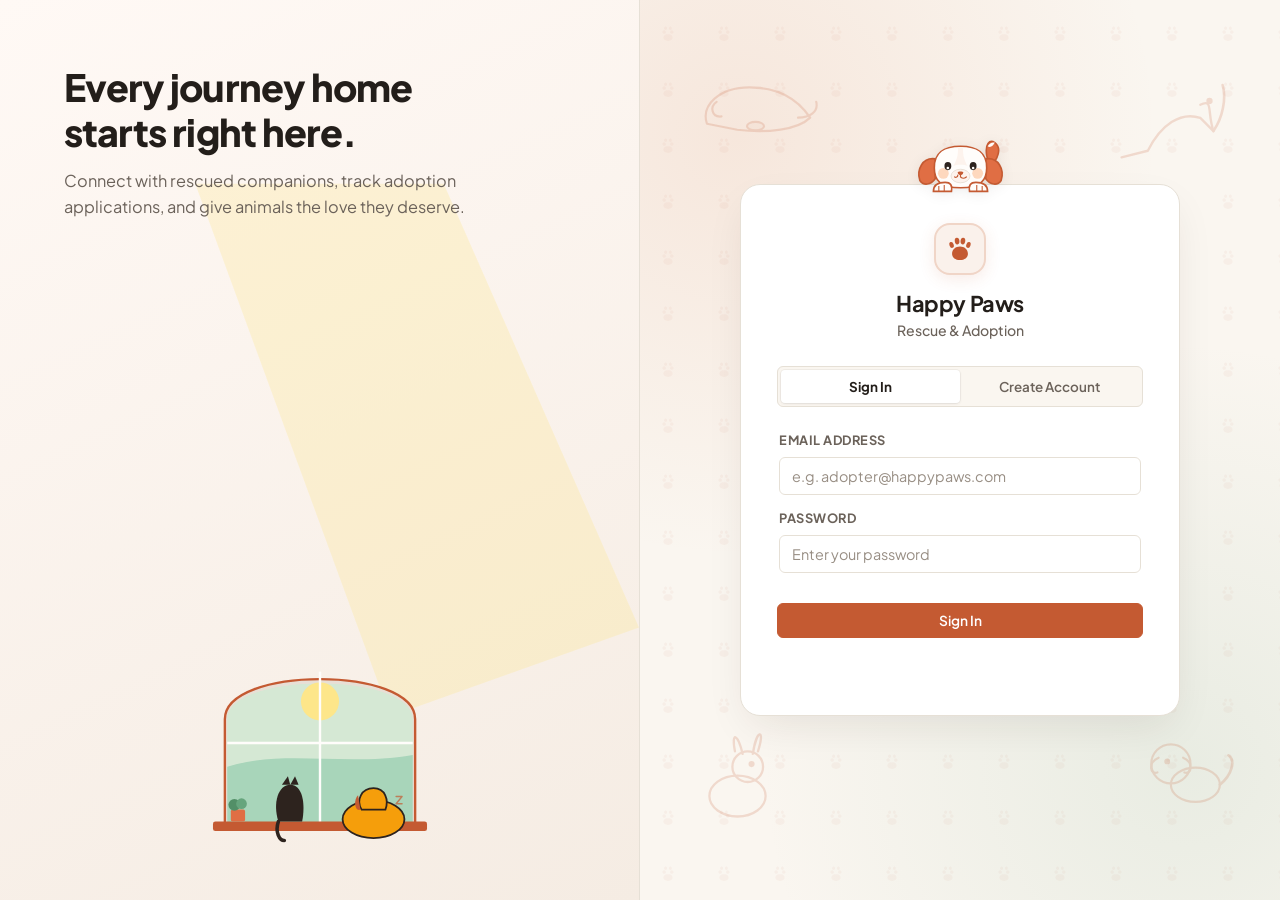
<file: PetAdoptionSystem/archives.html>
<!DOCTYPE html>
<html lang="en">
<head>
    <meta charset="UTF-8">
    <meta name="viewport" content="width=device-width, initial-scale=1.0">
    <title>Happy Paws - Companion Archives & History</title>
    <link rel="icon" type="image/svg+xml" href="favicon.svg">
    <link rel="stylesheet" href="styles.css?v=4">
    <script src="dropdowns.js?v=4"></script>
</head>
<body>

    <aside>
        <div class="brand-block">
            <div class="brand-mark">
                <svg viewBox="0 0 24 24">
                    <ellipse cx="4.8" cy="8.5" rx="1.8" ry="2.6" transform="rotate(-20 4.8 8.5)" />
                    <ellipse cx="9.5" cy="5.2" rx="2" ry="2.9" transform="rotate(-6 9.5 5.2)" />
                    <ellipse cx="14.5" cy="5.2" rx="2" ry="2.9" transform="rotate(6 14.5 5.2)" />
                    <ellipse cx="19.2" cy="8.5" rx="1.8" ry="2.6" transform="rotate(20 19.2 8.5)" />
                    <path d="M12 9.8c-3.6 0-6.8 2.4-6.8 6.2 0 3.2 2.7 5.5 6.8 5.5s6.8-2.3 6.8-5.5c0-3.8-3.2-6.2-6.8-6.2z" />
                </svg>
            </div>
            <div class="brand-info">
                <h2>Happy Paws</h2>
                <span>Rescue & Adoption</span>
            </div>
        </div>

        <div class="nav-section-title">Shelter Management</div>
        <nav>
            <a href="index.html">
                <svg viewBox="0 0 24 24"><rect x="3" y="3" width="7" height="7"></rect><rect x="14" y="3" width="7" height="7"></rect><rect x="14" y="14" width="7" height="7"></rect><rect x="3" y="14" width="7" height="7"></rect></svg>
                Overview
            </a>
            <a href="pets.html">
                <svg viewBox="0 0 24 24">
                    <circle cx="6" cy="9" r="2" />
                    <circle cx="10" cy="5.5" r="2" />
                    <circle cx="14" cy="5.5" r="2" />
                    <circle cx="18" cy="9" r="2" />
                    <path d="M6.5 15.5 C6.5 12.8 8.8 11.5 12 11.5 C15.2 11.5 17.5 12.8 17.5 15.5 C17.5 18.5 15 20.5 12 20.5 C9 20.5 6.5 18.5 6.5 15.5 Z" />
                </svg>
                Our Pets
            </a>
            <a href="adopters.html">
                <svg viewBox="0 0 24 24"><path d="M14 2H6a2 2 0 0 0-2 2v16a2 2 0 0 0 2 2h12a2 2 0 0 0 2-2V8z"></path><polyline points="14 2 14 8 20 8"></polyline><line x1="16" y1="13" x2="8" y2="13"></line><line x1="16" y1="17" x2="8" y2="17"></line><polyline points="10 9 9 9 8 9"></polyline></svg>
                Adoption Applications
            </a>
            <a href="archives.html" class="active">
                <svg viewBox="0 0 24 24"><polyline points="21 8 21 21 3 21 3 8"></polyline><rect x="1" y="3" width="22" height="5"></rect><line x1="10" y1="12" x2="14" y2="12"></line></svg>
                Archives & History
            </a>
        </nav>

        <div class="nav-spacer"></div>

        <div class="user-card">
            <div class="user-avatar-initial" id="avatarInitial">S</div>
            <div class="user-meta">
                <span class="user-meta-name" id="userNameDisplay">Shelter Staff</span>
                <span class="status-pill role-staff" id="userRoleBadge">STAFF</span>
            </div>
        </div>

        <a href="login.html" class="btn-signout" onclick="localStorage.clear()">
            <svg viewBox="0 0 24 24"><path d="M9 21H5a2 2 0 0 1-2-2V5a2 2 0 0 1 2-2h4"></path><polyline points="16 17 21 12 16 7"></polyline><line x1="21" y1="12" x2="9" y2="12"></line></svg>
            Sign Out
        </a>
    </aside>

    <main>
        <div class="page-header">
            <div>
                <h1>Pet Archives & History</h1>
            </div>
            <div>
                <a href="pets.html" class="btn btn-sm">Return to Our Pets</a>
            </div>
        </div>

        <!-- Metrics Overview -->
        <div class="stats-grid" style="grid-template-columns: repeat(3, 1fr); margin-bottom: 24px;">
            <div class="stat-card">
                <div class="stat-card-title">Total Archived Records</div>
                <div class="stat-card-value" id="countTotalArchives">0</div>
                
            </div>
            <div class="stat-card">
                <div class="stat-card-title">Successfully Adopted</div>
                <div class="stat-card-value" id="countAdoptedArchives" style="color: #2F855A;">0</div>
                
            </div>
            <div class="stat-card">
                <div class="stat-card-title">Administrative Removals</div>
                <div class="stat-card-value" id="countRemovedArchives" style="color: var(--primary);">0</div>
                
            </div>
        </div>

        <!-- Filters & Search Toolbar -->
        <div style="display: flex; justify-content: space-between; align-items: center; gap: 16px; margin-bottom: 20px; flex-wrap: wrap;">
            <div class="user-filter-bar" style="margin-bottom: 0;">
                <button type="button" class="filter-tab active" data-filter="all" onclick="setArchiveFilter('all')">All Records</button>
                <button type="button" class="filter-tab" data-filter="adopted" onclick="setArchiveFilter('adopted')">Successfully Adopted</button>
                <button type="button" class="filter-tab" data-filter="removed" onclick="setArchiveFilter('removed')">Administrative Removals</button>
            </div>
            <div style="display: flex; gap: 8px; align-items: center; flex-wrap: wrap;">
                <input type="text" id="archiveSearch" placeholder="Search by pet or adopter name..." oninput="handleSearchInput()" style="min-width: 220px; padding: 8px 14px; border: 1px solid var(--border-color); border-radius: var(--radius-md); font-size: 0.84rem; background: var(--bg-surface);">
                <button type="button" class="btn btn-sm" id="btnSelectAllArchives" onclick="toggleSelectAllArchives()" style="white-space: nowrap; height: 38px;">
                    <svg viewBox="0 0 24 24" width="14" height="14" fill="none" stroke="currentColor" stroke-width="2" style="margin-right: 4px; vertical-align: middle;"><rect x="3" y="3" width="18" height="18" rx="2" ry="2"></rect><polyline points="9 11 12 14 22 4"></polyline></svg>
                    Select All
                </button>
                <button type="button" class="btn btn-sm" id="btnExportArchives" onclick="exportArchivesData()" style="white-space: nowrap; height: 38px;" title="Export archive records to CSV">
                    <svg viewBox="0 0 24 24" width="14" height="14" fill="none" stroke="currentColor" stroke-width="2" style="margin-right: 4px; vertical-align: middle;"><path d="M21 15v4a2 2 0 0 1-2 2H5a2 2 0 0 1-2-2v-4"></path><polyline points="7 10 12 15 17 10"></polyline><line x1="12" y1="15" x2="12" y2="3"></line></svg>
                    Export Data
                </button>
                <button type="button" class="btn btn-sm btn-danger-solid" id="btnBatchDeleteArchives" onclick="confirmBatchDeleteArchives()" style="white-space: nowrap; height: 38px; display: none;">
                    <svg viewBox="0 0 24 24" width="14" height="14" fill="none" stroke="currentColor" stroke-width="2" style="margin-right: 4px; vertical-align: middle;"><polyline points="3 6 5 6 21 6"></polyline><path d="M19 6v14a2 2 0 0 1-2 2H7a2 2 0 0 1-2-2V6m3 0V4a2 2 0 0 1 2-2h4a2 2 0 0 1 2 2v2"></path></svg>
                    <span id="btnBatchDeleteText">Delete Selected</span>
                </button>
            </div>
        </div>

        <!-- Archives Catalog Grid -->
        <div class="pets-catalog-grid" id="archivesGrid">
            <div style="grid-column: 1 / -1; text-align: center; padding: 40px 16px;">
                <div class="paw-loader-container" role="status" aria-live="polite">
                    <div class="paw-step-loader" aria-hidden="true">
                        <span class="paw-step-pad">
                            <svg viewBox="0 0 24 24" width="22" height="22">
                                <ellipse cx="4.6" cy="8.6" rx="1.85" ry="2.6" transform="rotate(-20 4.6 8.6)" fill="currentColor" />
                                <ellipse cx="9.3" cy="5.2" rx="2.05" ry="3.0" transform="rotate(-6 9.3 5.2)" fill="currentColor" />
                                <ellipse cx="14.7" cy="5.2" rx="2.05" ry="3.0" transform="rotate(6 14.7 5.2)" fill="currentColor" />
                                <ellipse cx="19.4" cy="8.6" rx="1.85" ry="2.6" transform="rotate(20 19.4 8.6)" fill="currentColor" />
                                <path fill-rule="evenodd" clip-rule="evenodd" d="M 12 9.6 C 7 9.6 4.8 12.6 5.5 16.8 C 6.2 20.2 8.8 21.8 12 21.8 C 15.2 21.8 17.8 20.2 18.5 16.8 C 19.2 12.6 17 9.6 12 9.6 Z M 8.8 14.4 C 9.3 13.3 10.5 13.3 11 14.4 C 10.6 14.7 10.2 14.3 9.9 13.9 C 9.6 14.3 9.2 14.7 8.8 14.4 Z M 13 14.4 C 13.5 13.3 14.7 13.3 15.2 14.4 C 14.8 14.7 14.4 14.3 14.1 13.9 C 13.8 14.3 13.4 14.7 13 14.4 Z M 10.2 17.2 C 10.8 19 13.2 19 13.8 17.2 C 13.1 18 10.9 18 10.2 17.2 Z" fill="currentColor" />
                            </svg>
                        </span>
                        <span class="paw-step-pad">
                            <svg viewBox="0 0 24 24" width="22" height="22">
                                <ellipse cx="4.6" cy="8.6" rx="1.85" ry="2.6" transform="rotate(-20 4.6 8.6)" fill="currentColor" />
                                <ellipse cx="9.3" cy="5.2" rx="2.05" ry="3.0" transform="rotate(-6 9.3 5.2)" fill="currentColor" />
                                <ellipse cx="14.7" cy="5.2" rx="2.05" ry="3.0" transform="rotate(6 14.7 5.2)" fill="currentColor" />
                                <ellipse cx="19.4" cy="8.6" rx="1.85" ry="2.6" transform="rotate(20 19.4 8.6)" fill="currentColor" />
                                <path fill-rule="evenodd" clip-rule="evenodd" d="M 12 9.6 C 7 9.6 4.8 12.6 5.5 16.8 C 6.2 20.2 8.8 21.8 12 21.8 C 15.2 21.8 17.8 20.2 18.5 16.8 C 19.2 12.6 17 9.6 12 9.6 Z M 8.8 14.4 C 9.3 13.3 10.5 13.3 11 14.4 C 10.6 14.7 10.2 14.3 9.9 13.9 C 9.6 14.3 9.2 14.7 8.8 14.4 Z M 13 14.4 C 13.5 13.3 14.7 13.3 15.2 14.4 C 14.8 14.7 14.4 14.3 14.1 13.9 C 13.8 14.3 13.4 14.7 13 14.4 Z M 10.2 17.2 C 10.8 19 13.2 19 13.8 17.2 C 13.1 18 10.9 18 10.2 17.2 Z" fill="currentColor" />
                            </svg>
                        </span>
                        <span class="paw-step-pad">
                            <svg viewBox="0 0 24 24" width="22" height="22">
                                <ellipse cx="4.6" cy="8.6" rx="1.85" ry="2.6" transform="rotate(-20 4.6 8.6)" fill="currentColor" />
                                <ellipse cx="9.3" cy="5.2" rx="2.05" ry="3.0" transform="rotate(-6 9.3 5.2)" fill="currentColor" />
                                <ellipse cx="14.7" cy="5.2" rx="2.05" ry="3.0" transform="rotate(6 14.7 5.2)" fill="currentColor" />
                                <ellipse cx="19.4" cy="8.6" rx="1.85" ry="2.6" transform="rotate(20 19.4 8.6)" fill="currentColor" />
                                <path fill-rule="evenodd" clip-rule="evenodd" d="M 12 9.6 C 7 9.6 4.8 12.6 5.5 16.8 C 6.2 20.2 8.8 21.8 12 21.8 C 15.2 21.8 17.8 20.2 18.5 16.8 C 19.2 12.6 17 9.6 12 9.6 Z M 8.8 14.4 C 9.3 13.3 10.5 13.3 11 14.4 C 10.6 14.7 10.2 14.3 9.9 13.9 C 9.6 14.3 9.2 14.7 8.8 14.4 Z M 13 14.4 C 13.5 13.3 14.7 13.3 15.2 14.4 C 14.8 14.7 14.4 14.3 14.1 13.9 C 13.8 14.3 13.4 14.7 13 14.4 Z M 10.2 17.2 C 10.8 19 13.2 19 13.8 17.2 C 13.1 18 10.9 18 10.2 17.2 Z" fill="currentColor" />
                            </svg>
                        </span>
                    </div>
                    <div class="paw-loader-text">Loading archived companion records...</div>
                </div>
            </div>
        </div>
    </main>

    <!-- Toast Notification Component -->
    <div id="toastNotice" class="toast-notice"></div>

    <script>
        // Separation of Duties Verification
        const currentRole = (localStorage.getItem('currentUserRole') || '').toLowerCase();
        const currentUserName = localStorage.getItem('currentUserName') || 'Staff';

        // Archives are reserved strictly for Shelter Staff
        if (currentRole === 'admin') {
            window.location.href = 'users.html';
        } else if (currentRole === 'adopter') {
            window.location.href = 'pets.html';
        } else if (!currentRole) {
            window.location.href = 'login.html';
        }

        document.getElementById('userNameDisplay').textContent = currentUserName;
        document.getElementById('avatarInitial').textContent = currentUserName.charAt(0).toUpperCase();

        let allArchives = [];
        let activeFilter = 'all';
        let selectedArchiveIds = new Set();

        function toggleCardSelection(archiveId) {
            if (selectedArchiveIds.has(archiveId)) {
                selectedArchiveIds.delete(archiveId);
            } else {
                selectedArchiveIds.add(archiveId);
            }
            updateBatchBar();
        }

        function clearArchiveSelection() {
            selectedArchiveIds.clear();
            document.querySelectorAll('.archive-check').forEach(cb => cb.checked = false);
            updateBatchBar();
        }

        function toggleSelectAllArchives() {
            const visibleCheckboxes = document.querySelectorAll('.archive-check');
            if (visibleCheckboxes.length === 0) return;

            const allChecked = Array.from(visibleCheckboxes).every(cb => cb.checked);
            if (allChecked) {
                visibleCheckboxes.forEach(cb => {
                    cb.checked = false;
                    const id = parseInt(cb.getAttribute('data-id'), 10);
                    selectedArchiveIds.delete(id);
                });
            } else {
                visibleCheckboxes.forEach(cb => {
                    cb.checked = true;
                    const id = parseInt(cb.getAttribute('data-id'), 10);
                    selectedArchiveIds.add(id);
                });
            }
            updateBatchBar();
        }

        function updateBatchBar() {
            const selectAllBtn = document.getElementById('btnSelectAllArchives');
            const batchDeleteBtn = document.getElementById('btnBatchDeleteArchives');
            const batchDeleteText = document.getElementById('btnBatchDeleteText');
            const count = selectedArchiveIds.size;

            if (batchDeleteBtn && batchDeleteText) {
                if (count > 0) {
                    batchDeleteBtn.style.display = 'inline-flex';
                    batchDeleteText.textContent = `Delete Selected (${count})`;
                } else {
                    batchDeleteBtn.style.display = 'none';
                }
            }

            if (selectAllBtn) {
                const visibleCheckboxes = document.querySelectorAll('.archive-check');
                const allChecked = visibleCheckboxes.length > 0 && Array.from(visibleCheckboxes).every(cb => cb.checked);
                selectAllBtn.innerHTML = allChecked ?
                    `<svg viewBox="0 0 24 24" width="14" height="14" fill="none" stroke="currentColor" stroke-width="2" style="margin-right: 4px; vertical-align: middle;"><line x1="18" y1="6" x2="6" y2="18"></line><line x1="6" y1="6" x2="18" y2="18"></line></svg> Deselect All` :
                    `<svg viewBox="0 0 24 24" width="14" height="14" fill="none" stroke="currentColor" stroke-width="2" style="margin-right: 4px; vertical-align: middle;"><rect x="3" y="3" width="18" height="18" rx="2" ry="2"></rect><polyline points="9 11 12 14 22 4"></polyline></svg> Select All`;
            }
        }

        // Export Archives Data as CSV
        function exportArchivesData() {
            const dataset = (selectedArchiveIds.size > 0)
                ? allArchives.filter(a => selectedArchiveIds.has(a.archive_id))
                : allArchives;

            if (!dataset || dataset.length === 0) {
                showToast('No archive records available to export.', 'warning');
                return;
            }

            const headers = [
                'Archive ID',
                'Original Pet ID',
                'Pet Name',
                'Species',
                'Breed',
                'Age',
                'Gender',
                'Archive Reason',
                'Health Status',
                'Adopter Name',
                'Adopter Email',
                'Adopter Phone',
                'Adoption Date',
                'Archived At',
                'Archived By'
            ];

            const rows = dataset.map(item => [
                `#ARC-${item.archive_id}`,
                item.original_pet_id ? `#PET-${item.original_pet_id}` : '',
                item.pet_name || '',
                item.species || '',
                item.breed || '',
                item.age || '',
                item.gender || '',
                item.archive_reason || '',
                item.health_status || '',
                item.adopter_name || '',
                item.adopter_email || '',
                item.adopter_contact || '',
                item.adoption_date ? String(item.adoption_date).split('T')[0] : '',
                item.archived_at ? String(item.archived_at).split('T')[0] : '',
                item.archived_by || 'Staff'
            ]);

            function escapeCsvValue(val) {
                const str = String(val ?? '').replace(/"/g, '""');
                return `"${str}"`;
            }

            const csvContent = '\uFEFF' + [
                headers.map(escapeCsvValue).join(','),
                ...rows.map(r => r.map(escapeCsvValue).join(','))
            ].join('\r\n');

            const blob = new Blob([csvContent], { type: 'text/csv;charset=utf-8;' });
            const url = URL.createObjectURL(blob);
            const a = document.createElement('a');
            const dateStr = new Date().toISOString().split('T')[0];
            a.href = url;
            a.download = `happy_paws_archives_${dateStr}.csv`;
            document.body.appendChild(a);
            a.click();
            document.body.removeChild(a);
            URL.revokeObjectURL(url);

            showToast(`Exported ${dataset.length} archive record(s) to CSV.`, 'success');
        }

        function showConfirmDialog({ title, message, confirmText = 'Confirm', cancelText = 'Cancel', type = 'warning' }) {
            return new Promise((resolve) => {
                let modal = document.getElementById('themeConfirmModal');
                if (!modal) {
                    modal = document.createElement('div');
                    modal.id = 'themeConfirmModal';
                    modal.className = 'confirm-modal-backdrop';
                    modal.innerHTML = `
                        <div class="confirm-modal-card">
                            <div class="confirm-modal-icon-badge" id="confirmModalBadge">
                                <svg viewBox="0 0 24 24"><circle cx="12" cy="12" r="10"></circle><line x1="12" y1="8" x2="12" y2="12"></line><line x1="12" y1="16" x2="12.01" y2="16"></line></svg>
                            </div>
                            <h3 class="confirm-modal-title" id="confirmModalTitle"></h3>
                            <div class="confirm-modal-body" id="confirmModalBody"></div>
                            <div class="confirm-modal-actions">
                                <button type="button" class="btn btn-sm" id="btnConfirmCancel">Cancel</button>
                                <button type="button" class="btn btn-sm btn-primary" id="btnConfirmOk">Confirm</button>
                            </div>
                        </div>
                    `;
                    document.body.appendChild(modal);
                }

                const titleEl = document.getElementById('confirmModalTitle');
                const bodyEl = document.getElementById('confirmModalBody');
                const okBtn = document.getElementById('btnConfirmOk');
                const cancelBtn = document.getElementById('btnConfirmCancel');
                const badge = document.getElementById('confirmModalBadge');

                titleEl.textContent = title;
                bodyEl.innerHTML = message;
                okBtn.textContent = confirmText;
                cancelBtn.textContent = cancelText;

                if (type === 'danger') {
                    badge.className = 'confirm-modal-icon-badge danger';
                    okBtn.className = 'btn btn-sm btn-danger-solid';
                } else {
                    badge.className = 'confirm-modal-icon-badge warning';
                    okBtn.className = 'btn btn-sm btn-primary';
                }

                modal.style.display = 'flex';

                function cleanup(result) {
                    modal.style.display = 'none';
                    okBtn.removeEventListener('click', onOk);
                    cancelBtn.removeEventListener('click', onCancel);
                    modal.removeEventListener('click', onBackdrop);
                    resolve(result);
                }

                function onOk() { cleanup(true); }
                function onCancel() { cleanup(false); }
                function onBackdrop(e) { if (e.target === modal) cleanup(false); }

                okBtn.addEventListener('click', onOk);
                cancelBtn.addEventListener('click', onCancel);
                modal.addEventListener('click', onBackdrop);
            });
        }

        function showToast(msg, type = 'success') {
            let toast = document.getElementById('toastNotice');
            if (!toast) {
                toast = document.createElement('div');
                toast.id = 'toastNotice';
                document.body.appendChild(toast);
            }
            let iconSvg = '';
            if (type === 'error') {
                iconSvg = `<svg viewBox="0 0 24 24"><circle cx="12" cy="12" r="10"></circle><line x1="15" y1="9" x2="9" y2="15"></line><line x1="9" y1="9" x2="15" y2="15"></line></svg>`;
            } else if (type === 'warning') {
                iconSvg = `<svg viewBox="0 0 24 24"><circle cx="12" cy="12" r="10"></circle><line x1="12" y1="8" x2="12" y2="12"></line><line x1="12" y1="16" x2="12.01" y2="16"></line></svg>`;
            } else {
                iconSvg = `<svg viewBox="0 0 24 24"><path d="M22 11.08V12a10 10 0 1 1-5.93-9.14"></path><polyline points="22 4 12 14.01 9 11.01"></polyline></svg>`;
            }
            toast.className = `toast-notice show toast-${type}`;
            toast.innerHTML = `${iconSvg}<span>${escapeHtml(msg)}</span>`;
            if (window._toastTimeout) clearTimeout(window._toastTimeout);
            window._toastTimeout = setTimeout(() => {
                toast.classList.remove('show');
            }, 3800);
        }

        const DEFAULT_PET_PLACEHOLDER = "data:image/svg+xml;utf8,<svg xmlns='http://www.w3.org/2000/svg' width='600' height='360' viewBox='0 0 600 360' fill='%23F4EFEA'><rect width='600' height='360' fill='%23F4EFEA'/><circle cx='270' cy='155' r='18' fill='%23D5C7B8'/><circle cx='330' cy='155' r='18' fill='%23D5C7B8'/><circle cx='235' cy='190' r='15' fill='%23D5C7B8'/><circle cx='365' cy='190' r='15' fill='%23D5C7B8'/><path d='M300 195 C265 195 245 225 260 255 C270 275 330 275 340 255 C355 225 335 195 300 195 Z' fill='%23D5C7B8'/><text x='300' y='305' font-family='sans-serif' font-size='14' font-weight='600' fill='%239E8F80' text-anchor='middle'>No Photo Available</text></svg>";

        function getPetImageUrl(p) {
            if (p && (p.image_data || p.ImageData)) return p.image_data || p.ImageData;
            if (p && (p.imageurl || p.ImageURL || p.photo_url || p.photoUrl)) return p.imageurl || p.ImageURL || p.photo_url || p.photoUrl;
            return DEFAULT_PET_PLACEHOLDER;
        }

        async function fetchArchives() {
            const grid = document.getElementById('archivesGrid');
            try {
                const res = await fetch('/api/archives', {
                    headers: { 'X-User-Role': currentRole }
                });
                if (!res.ok) throw new Error('Failed to retrieve archives.');
                allArchives = await res.json();
                updateStats();
                renderArchivesGrid();
            } catch (err) {
                grid.innerHTML = '<div style="grid-column: 1 / -1; text-align: center; color: var(--danger); padding: 40px;">Failed to load archives directory: ' + escapeHtml(err.message) + '</div>';
            }
        }

        function updateStats() {
            const total = allArchives.length;
            const adopted = allArchives.filter(a => (a.archive_reason || '').toLowerCase().includes('adopt')).length;
            const removed = total - adopted;

            document.getElementById('countTotalArchives').textContent = total;
            document.getElementById('countAdoptedArchives').textContent = adopted;
            document.getElementById('countRemovedArchives').textContent = removed;
        }

        function setArchiveFilter(filter) {
            activeFilter = filter;
            document.querySelectorAll('.filter-tab').forEach(t => {
                t.classList.toggle('active', t.getAttribute('data-filter') === filter);
            });
            renderArchivesGrid();
        }

        function handleSearchInput() {
            renderArchivesGrid();
        }

        function renderArchivesGrid() {
            const grid = document.getElementById('archivesGrid');
            const searchKeyword = (document.getElementById('archiveSearch').value || '').trim().toLowerCase();

            let filtered = allArchives.filter(item => {
                const isAdopted = (item.archive_reason || '').toLowerCase().includes('adopt');
                if (activeFilter === 'adopted' && !isAdopted) return false;
                if (activeFilter === 'removed' && isAdopted) return false;

                if (searchKeyword) {
                    const petName = (item.pet_name || '').toLowerCase();
                    const breed = (item.breed || '').toLowerCase();
                    const adopter = (item.adopter_name || '').toLowerCase();
                    const reason = (item.archive_reason || '').toLowerCase();
                    return petName.includes(searchKeyword) || breed.includes(searchKeyword) || adopter.includes(searchKeyword) || reason.includes(searchKeyword);
                }
                return true;
            });

            grid.innerHTML = '';

            if (filtered.length === 0) {
                grid.innerHTML = (typeof renderCozyEmptyState === 'function')
                    ? renderCozyEmptyState({
                        fullWidth: true,
                        title: 'Everyone is tucked in and cozy.',
                        desc: 'No archived companion records match your current filter.'
                    })
                    : '<div style="grid-column: 1 / -1; text-align: center; color: var(--text-muted); padding: 40px;">No archived companion records match your current filter.</div>';
                updateBatchBar();
                return;
            }

            filtered.forEach((item, idx) => {
                const archiveId = item.archive_id;
                const petName = item.pet_name || 'Companion';
                const species = item.species || 'Pet';
                const breed = item.breed || 'Mixed';
                const age = (item.age || 1) + ' yr old';
                const gender = item.gender || 'Unknown';
                const reason = item.archive_reason || 'Administrative Removal';
                const adopterName = item.adopter_name || 'Unadopted / In Shelter';
                const adopterEmail = item.adopter_email || '-';
                const adopterContact = item.adopter_contact || '-';
                const adoptionDate = item.adoption_date ? String(item.adoption_date).split('T')[0] : null;
                const archivedAt = item.archived_at ? String(item.archived_at).split('T')[0] : 'Recently';
                const imgUrl = getPetImageUrl(item);

                const isAdopted = reason.toLowerCase().includes('adopt');
                const reasonPillClass = isAdopted ? 'success' : 'warning';
                const isChecked = selectedArchiveIds.has(archiveId);

                const card = document.createElement('div');
                card.className = 'pet-companion-card';
                card.style.animationDelay = `${Math.min(idx * 30, 300)}ms`;
                card.innerHTML = `
                    <div class="pet-card-banner">
                        <label class="archive-card-select-badge" onclick="event.stopPropagation();">
                            <input type="checkbox" class="archive-check" data-id="${archiveId}" ${isChecked ? 'checked' : ''} onchange="toggleCardSelection(${archiveId})">
                            <span>#ARC-${archiveId}</span>
                        </label>
                        <img src="${imgUrl}" alt="${escapeHtml(petName)}" class="pet-card-img" loading="lazy" onerror="this.src=DEFAULT_PET_PLACEHOLDER">
                        <div class="pet-avatar-icon" title="Archived Record">
                            <svg viewBox="0 0 24 24">
                                <polyline points="21 8 21 21 3 21 3 8"></polyline>
                                <rect x="1" y="3" width="22" height="5"></rect>
                                <line x1="10" y1="12" x2="14" y2="12"></line>
                            </svg>
                        </div>
                    </div>
                    <div class="pet-card-body">
                        <div class="pet-card-title-row">
                            <h3 class="pet-card-name">${escapeHtml(petName)}</h3>
                            <span class="status-pill ${reasonPillClass}">${escapeHtml(reason)}</span>
                        </div>
                        <div class="pet-card-meta">${escapeHtml(species)} • ${escapeHtml(breed)} • ${age} • ${gender}</div>
                        ${item.health_status ? `<div style="margin-top: 6px; font-size: 0.8rem; color: var(--text-muted); line-height: 1.35;"><strong style="color: var(--text-main);">Medical:</strong> ${escapeHtml(item.health_status)}</div>` : ''}
                        
                        <div class="adopter-dossier-box">
                            <div class="dossier-header">
                                <svg viewBox="0 0 24 24"><path d="M20 21v-2a4 4 0 0 0-4-4H8a4 4 0 0 0-4 4v2"></path><circle cx="12" cy="7" r="4"></circle></svg>
                                Adopter Information
                            </div>
                            <div class="dossier-name">${escapeHtml(adopterName)}</div>
                            <div class="dossier-contact">
                                <div>Email: ${escapeHtml(adopterEmail)}</div>
                                <div>Phone: ${escapeHtml(adopterContact)}</div>
                            </div>
                            ${adoptionDate ? `<div class="dossier-date">Adopted on: ${adoptionDate}</div>` : ''}
                        </div>

                        <div class="archive-timestamp">
                            Archived on ${archivedAt} by ${escapeHtml(item.archived_by || 'Staff')}
                        </div>

                        <div class="pet-card-footer" style="margin-top: 14px; display: grid; grid-template-columns: 1fr auto; gap: 8px;">
                            <button type="button" class="btn btn-sm btn-primary" onclick="restoreCompanion(${archiveId}, '${escapeQuotes(petName)}')">
                                Restore
                            </button>
                            <button type="button" class="btn btn-sm btn-outline-danger" onclick="confirmDeleteSingleArchive(${archiveId}, '${escapeQuotes(petName)}')" title="Permanently Delete Archive Record">
                                <svg viewBox="0 0 24 24" width="14" height="14" fill="none" stroke="currentColor" stroke-width="2" style="vertical-align: middle;"><polyline points="3 6 5 6 21 6"></polyline><path d="M19 6v14a2 2 0 0 1-2 2H7a2 2 0 0 1-2-2V6m3 0V4a2 2 0 0 1 2-2h4a2 2 0 0 1 2 2v2"></path></svg>
                                Delete
                            </button>
                        </div>
                    </div>
                `;
                grid.appendChild(card);
            });
            updateBatchBar();
        }

        async function confirmDeleteSingleArchive(archiveId, petName) {
            const confirmed = await showConfirmDialog({
                title: 'Delete Archive Record',
                message: `Are you sure you want to permanently delete the archive record for <strong>${escapeHtml(petName)} (#ARC-${archiveId})</strong>?<br><br>This will permanently erase this record from the database and reclaim its ID so future records can use it without leaving unused ID gaps.`,
                confirmText: 'Delete Permanently',
                type: 'danger'
            });
            if (!confirmed) return;

            try {
                const res = await fetch(`/api/archives/${archiveId}`, {
                    method: 'DELETE',
                    headers: {
                        'X-User-Role': currentRole
                    }
                });
                const data = await res.json().catch(() => ({}));
                if (res.ok && data.success) {
                    showToast(data.message || `Archive record #${archiveId} permanently deleted.`, 'success');
                    selectedArchiveIds.delete(archiveId);
                    fetchArchives();
                } else {
                    const err = data.message || (res.status === 404 ? 'Archive record not found. Please restart your backend terminal.' : `Failed to delete record (HTTP ${res.status}).`);
                    showToast(err, 'error');
                }
            } catch (err) {
                showToast('Network error while deleting archive: ' + err.message, 'error');
            }
        }

        async function confirmBatchDeleteArchives() {
            const count = selectedArchiveIds.size;
            if (count === 0) return;

            const confirmed = await showConfirmDialog({
                title: 'Delete Selected Archives',
                message: `Are you sure you want to permanently delete <strong>${count} selected archive record${count > 1 ? 's' : ''}</strong>?<br><br>All selected entries will be erased from the database and the sequence will be reset so deleted IDs are freed for new entries.`,
                confirmText: `Delete ${count} Record${count > 1 ? 's' : ''}`,
                type: 'danger'
            });
            if (!confirmed) return;

            try {
                const res = await fetch('/api/archives/bulk-delete', {
                    method: 'POST',
                    headers: {
                        'Content-Type': 'application/json',
                        'X-User-Role': currentRole
                    },
                    body: JSON.stringify({ archiveIds: Array.from(selectedArchiveIds) })
                });
                const data = await res.json().catch(() => ({}));
                if (res.ok && data.success) {
                    showToast(data.message || `${count} archive record(s) deleted.`, 'success');
                    selectedArchiveIds.clear();
                    updateBatchBar();
                    fetchArchives();
                } else {
                    const err = data.message || `Failed to delete records (HTTP ${res.status}). Please restart your backend terminal.`;
                    showToast(err, 'error');
                }
            } catch (err) {
                showToast('Network error while batch deleting: ' + err.message, 'error');
            }
        }

        async function restoreCompanion(archiveId, petName) {
            const confirmed = await showConfirmDialog({
                title: 'Restore Companion',
                message: `Restore <strong>${escapeHtml(petName)} (#ARC-${archiveId})</strong> back to the active available companions roster?<br><br>This will re-publish their profile in the catalog and remove this archive snapshot.`,
                confirmText: 'Restore to Active Catalog',
                type: 'warning'
            });
            if (!confirmed) return;

            try {
                const res = await fetch(`/api/archives/${archiveId}/restore`, {
                    method: 'POST',
                    headers: {
                        'Content-Type': 'application/json',
                        'X-User-Role': currentRole
                    }
                });
                const data = await res.json().catch(() => ({}));
                if (res.ok && data.success) {
                    showToast(data.message || `${petName} has been restored!`, 'success');
                    selectedArchiveIds.delete(archiveId);
                    fetchArchives();
                } else {
                    const err = data.message || `Failed to restore companion (HTTP ${res.status}).`;
                    showToast(err, 'error');
                }
            } catch (err) {
                showToast('Network error: ' + err.message, 'error');
            }
        }

        function escapeHtml(str) {
            if (!str) return '';
            return String(str).replace(/&/g, '&amp;').replace(/</g, '&lt;').replace(/>/g, '&gt;').replace(/"/g, '&quot;');
        }

        function escapeQuotes(str) {
            if (!str) return '';
            return String(str).replace(/'/g, "\\'");
        }

        document.addEventListener("DOMContentLoaded", fetchArchives);
    </script>
</body>
</html>
</file>
<file: PetAdoptionSystem/styles.css>
@import url('https://fonts.googleapis.com/css2?family=Plus+Jakarta+Sans:wght@400;500;600;700;800&family=JetBrains+Mono:wght@500;600&display=swap');

:root {
    /* Warm Minimal Sanctuary Palette */
    --bg-canvas: #FAF6F0;
    --bg-surface: #FFFFFF;
    --bg-subtle: #F3EFE7;
    --bg-muted: #EAE5DC;

    --border-color: #E6E0D6;
    --border-subtle: #ECE7DE;

    --text-main: #231E1A;
    --text-muted: #6B625A;
    --text-subtle: #988E84;

    /* Semantic & Brand Accents */
    --primary: #C45A32;
    --primary-hover: #AE4E29;
    --primary-subtle: #FAF1EB;
    --primary-border: #F0D5C7;

    --success: #356846;
    --success-bg: #EDF5F0;
    --success-border: #CEE2D5;

    --warning: #94631A;
    --warning-bg: #FAF3E8;
    --warning-border: #EEDCBD;

    --danger: #A33333;
    --danger-bg: #FAF0F0;
    --danger-border: #EECACA;

    --sidebar-width: 260px;
    --radius-sm: 6px;
    --radius-md: 10px;
    --radius-lg: 14px;
    --radius-pill: 9999px;

    --shadow-subtle: 0 1px 3px rgba(35, 25, 20, 0.04), 0 4px 12px rgba(35, 25, 20, 0.03);
    --shadow-hover: 0 2px 6px rgba(35, 25, 20, 0.06), 0 8px 24px rgba(35, 25, 20, 0.06);

    --font-sans: 'Plus Jakarta Sans', -apple-system, BlinkMacSystemFont, "Segoe UI", Roboto, sans-serif;
    --font-mono: 'JetBrains Mono', monospace;
    --transition: all 0.18s ease-in-out;
}

* {
    box-sizing: border-box;
}

html {
    overflow-x: hidden;
    max-width: 100%;
}

body {
    font-family: var(--font-sans);
    background-color: var(--bg-canvas);
    color: var(--text-main);
    margin: 0;
    padding: 0;
    display: flex;
    min-height: 100vh;
    max-width: 100%;
    overflow-x: hidden;
    font-size: 14.5px;
    line-height: 1.55;
    -webkit-font-smoothing: antialiased;
}

h1, h2, h3, h4 {
    color: var(--text-main);
    font-weight: 700;
    letter-spacing: -0.02em;
    margin: 0;
}

.mono {
    font-family: var(--font-mono);
}

.rbac-hidden {
    display: none !important;
}

/* ==================== SIDEBAR ==================== */
aside {
    width: var(--sidebar-width);
    background: var(--bg-surface);
    height: 100vh;
    padding: 24px 16px;
    position: fixed;
    top: 0;
    left: 0;
    display: flex;
    flex-direction: column;
    z-index: 100;
    border-right: 1px solid var(--border-color);
}

.brand-block {
    display: flex;
    align-items: center;
    gap: 12px;
    padding: 6px 10px 20px 10px;
    border-bottom: 1px solid var(--border-subtle);
    margin-bottom: 20px;
}

.brand-mark {
    width: 44px;
    height: 44px;
    border-radius: 14px;
    background: var(--primary-subtle);
    border: 2px solid var(--primary-border);
    color: var(--primary);
    display: flex;
    align-items: center;
    justify-content: center;
    flex-shrink: 0;
    transition: transform var(--transition-fast), border-color var(--transition-fast);
}

.brand-mark:hover {
    border-color: var(--primary);
    transform: scale(1.02);
}

.brand-mark svg {
    width: 23px;
    height: 23px;
    fill: currentColor;
    display: block;
}

.brand-info h2 {
    font-size: 1.15rem;
    font-weight: 800;
    line-height: 1.15;
    letter-spacing: -0.015em;
    color: var(--text-main);
}

.brand-info span {
    font-size: 0.78rem;
    color: var(--text-muted);
    font-weight: 500;
    letter-spacing: 0.01em;
    display: block;
    margin-top: 2px;
}

.nav-section-title {
    font-size: 0.72rem;
    font-weight: 700;
    text-transform: uppercase;
    letter-spacing: 0.07em;
    color: var(--text-subtle);
    padding: 0 12px;
    margin: 12px 0 6px 0;
}

aside nav {
    display: flex;
    flex-direction: column;
    gap: 2px;
}

aside nav a {
    display: flex;
    align-items: center;
    gap: 10px;
    color: var(--text-muted);
    text-decoration: none;
    padding: 10px 12px;
    border-radius: var(--radius-sm);
    font-size: 0.88rem;
    font-weight: 600;
    transition: background-color 150ms ease-out, color 150ms ease-out, transform 120ms cubic-bezier(0.16, 1, 0.3, 1);
    user-select: none;
}

aside nav a svg {
    width: 17px;
    height: 17px;
    stroke: currentColor;
    stroke-width: 1.8;
    fill: none;
    opacity: 0.75;
    transition: transform 120ms ease-out, opacity 120ms ease-out;
}

aside nav a:hover {
    color: var(--text-main);
    background: var(--bg-subtle);
    transform: translateX(2px);
}

aside nav a:active {
    transform: scale(0.98);
    transition: transform 80ms ease-out;
}

aside nav a:hover svg {
    opacity: 1;
}

aside nav a.active {
    color: var(--primary);
    background: var(--primary-subtle);
    font-weight: 700;
}

aside nav a.active svg {
    stroke: var(--primary);
    opacity: 1;
}

.nav-spacer {
    flex-grow: 1;
}

/* User Account Footer */
.user-card {
    background: var(--bg-canvas);
    border: 1px solid var(--border-color);
    border-radius: var(--radius-md);
    padding: 12px;
    margin-bottom: 8px;
    display: flex;
    align-items: center;
    gap: 10px;
}

.user-avatar-initial {
    width: 32px;
    height: 32px;
    border-radius: var(--radius-sm);
    background: var(--bg-muted);
    color: var(--text-main);
    font-size: 0.85rem;
    font-weight: 700;
    display: flex;
    align-items: center;
    justify-content: center;
    flex-shrink: 0;
}

.user-meta {
    flex-grow: 1;
    overflow: hidden;
}

.user-meta-name {
    font-size: 0.84rem;
    font-weight: 700;
    color: var(--text-main);
    white-space: nowrap;
    overflow: hidden;
    text-overflow: ellipsis;
    display: block;
}

.btn-signout {
    display: flex;
    align-items: center;
    justify-content: center;
    gap: 8px;
    padding: 9px 12px;
    border-radius: var(--radius-sm);
    font-size: 0.82rem;
    font-weight: 600;
    color: var(--text-muted);
    text-decoration: none;
    background: transparent;
    border: 1px solid var(--border-color);
    transition: color 150ms ease-out, background-color 150ms ease-out, border-color 150ms ease-out, transform 120ms cubic-bezier(0.16, 1, 0.3, 1);
    user-select: none;
}

.btn-signout:hover {
    color: var(--danger);
    background: var(--danger-bg);
    border-color: var(--danger-border);
    transform: translateY(-1px);
}

.btn-signout:active {
    transform: scale(0.97);
    transition: transform 80ms ease-out;
}

.btn-signout svg {
    width: 15px;
    height: 15px;
    stroke: currentColor;
    stroke-width: 1.8;
    fill: none;
    transition: transform 120ms ease-out;
}

.btn-signout:hover svg {
    transform: translateX(1px);
}

/* ==================== MAIN LAYOUT ==================== */
main {
    margin-left: var(--sidebar-width);
    flex-grow: 1;
    padding: 36px 48px;
    max-width: 1360px;
    box-sizing: border-box;
}

.page-header {
    display: flex;
    justify-content: space-between;
    align-items: flex-end;
    margin-bottom: 28px;
    padding-bottom: 20px;
    border-bottom: 1px solid var(--border-color);
}

.page-header h1 {
    font-size: 1.65rem;
    font-weight: 800;
    margin-bottom: 4px;
}

.page-header p {
    color: var(--text-muted);
    margin: 0;
    font-size: 0.92rem;
}

.role-badge-tag {
    display: inline-flex;
    align-items: center;
    padding: 5px 12px;
    border-radius: var(--radius-pill);
    font-size: 0.78rem;
    font-weight: 700;
    letter-spacing: 0.02em;
}

/* ==================== METRIC STAT CARDS ==================== */
.stats-grid {
    display: grid;
    grid-template-columns: repeat(auto-fit, minmax(170px, 1fr));
    gap: 16px;
    margin-bottom: 28px;
}

.stat-card {
    background: var(--bg-surface);
    border: 1px solid var(--border-color);
    border-radius: var(--radius-md);
    padding: 16px 18px;
    box-shadow: var(--shadow-subtle);
    transition: transform 180ms cubic-bezier(0.16, 1, 0.3, 1), box-shadow 180ms ease-out, border-color 150ms ease-out;
    animation: cardCascadeFadeIn 220ms cubic-bezier(0.16, 1, 0.3, 1) both;
    will-change: transform;
    display: flex;
    flex-direction: column;
    justify-content: space-between;
}

.stat-card:hover {
    transform: translateY(-2px);
    box-shadow: 0 8px 20px rgba(35, 25, 20, 0.08);
    border-color: var(--primary-border);
}

.stats-grid .stat-card:nth-child(1) { animation-delay: 0ms; }
.stats-grid .stat-card:nth-child(2) { animation-delay: 30ms; }
.stats-grid .stat-card:nth-child(3) { animation-delay: 60ms; }
.stats-grid .stat-card:nth-child(4) { animation-delay: 90ms; }
.stats-grid .stat-card:nth-child(5) { animation-delay: 120ms; }
.stats-grid .stat-card:nth-child(6) { animation-delay: 150ms; }

.stat-card-title {
    font-size: 0.74rem;
    font-weight: 700;
    text-transform: uppercase;
    letter-spacing: 0.05em;
    color: var(--text-subtle);
    margin-bottom: 8px;
    min-height: 2.2em;
    display: flex;
    align-items: flex-start;
    line-height: 1.35;
}

.stat-card-value {
    font-size: 1.85rem;
    font-weight: 800;
    color: var(--text-main);
    line-height: 1;
    letter-spacing: -0.03em;
    font-variant-numeric: tabular-nums;
    margin-top: auto;
}

/* ==================== CHARTS GRID ==================== */
.charts-grid {
    display: grid;
    grid-template-columns: 1fr 1.6fr;
    gap: 20px;
    margin-bottom: 32px;
}

@media (max-width: 1024px) {
    .charts-grid {
        grid-template-columns: 1fr;
    }
}

.chart-card {
    background: var(--bg-surface);
    border: 1px solid var(--border-color);
    border-radius: var(--radius-md);
    padding: 24px;
    box-shadow: var(--shadow-subtle);
}

.chart-card-head {
    display: flex;
    justify-content: space-between;
    align-items: center;
    margin-bottom: 20px;
}

.chart-card-head h2 {
    font-size: 1rem;
    font-weight: 700;
}

.donut-layout {
    display: flex;
    align-items: center;
    justify-content: space-around;
    gap: 16px;
    min-height: 220px;
}

.canvas-container {
    position: relative;
    width: 160px;
    height: 160px;
}

.chart-center-metric {
    position: absolute;
    top: 50%;
    left: 50%;
    transform: translate(-50%, -50%);
    text-align: center;
    pointer-events: none;
}

.chart-center-num {
    font-size: 1.5rem;
    font-weight: 800;
    display: block;
    line-height: 1;
}

.chart-center-lbl {
    font-size: 0.7rem;
    font-weight: 600;
    color: var(--text-subtle);
    text-transform: uppercase;
}

.legend-stack {
    display: flex;
    flex-direction: column;
    gap: 7px;
}

.legend-row {
    font-size: 0.82rem;
    color: var(--text-muted);
    display: flex;
    align-items: center;
    gap: 8px;
    font-weight: 500;
}

.legend-swatch {
    width: 8px;
    height: 8px;
    border-radius: 2px;
}

.legend-row .num {
    margin-left: auto;
    font-weight: 700;
    color: var(--text-main);
    padding-left: 12px;
}

.bar-layout {
    height: 220px;
    width: 100%;
}

/* ==================== DATA TABLES ==================== */
.table-card {
    background: var(--bg-surface);
    border: 1px solid var(--border-color);
    border-radius: var(--radius-md);
    box-shadow: var(--shadow-subtle);
    overflow: hidden;
    margin-bottom: 28px;
}

.table-card-head {
    padding: 18px 22px;
    border-bottom: 1px solid var(--border-subtle);
    display: flex;
    justify-content: space-between;
    align-items: center;
}

.table-card-head h2 {
    font-size: 1rem;
    font-weight: 700;
}

.table-card-head p {
    font-size: 0.84rem;
    color: var(--text-muted);
    margin: 2px 0 0 0;
}

.data-table {
    width: 100%;
    border-collapse: collapse;
}

.data-table thead th {
    background: var(--bg-canvas);
    padding: 12px 18px;
    text-align: left;
    font-size: 0.74rem;
    font-weight: 700;
    color: var(--text-subtle);
    text-transform: uppercase;
    letter-spacing: 0.05em;
    border-bottom: 1px solid var(--border-color);
}

.data-table tbody td {
    padding: 14px 18px;
    border-bottom: 1px solid var(--border-subtle);
    color: var(--text-main);
    font-size: 0.88rem;
    vertical-align: middle;
}

.data-table tbody tr {
    animation: rowCascadeFadeIn 200ms cubic-bezier(0.16, 1, 0.3, 1) both;
    transition: background-color 120ms ease-out;
}

.data-table tbody tr:last-child td {
    border-bottom: none;
}

.data-table tbody tr:hover td {
    background-color: var(--bg-subtle);
}

/* ==================== STATUS PILLS ==================== */
.status-pill {
    display: inline-flex;
    align-items: center;
    padding: 3px 9px;
    border-radius: var(--radius-pill);
    font-size: 0.74rem;
    font-weight: 700;
    letter-spacing: 0.02em;
    line-height: 1.2;
}

.status-pill.success {
    background: var(--success-bg);
    color: var(--success);
    border: 1px solid var(--success-border);
}

.status-pill.warning {
    background: var(--warning-bg);
    color: var(--warning);
    border: 1px solid var(--warning-border);
}

.status-pill.danger {
    background: var(--danger-bg);
    color: var(--danger);
    border: 1px solid var(--danger-border);
}

.status-pill.role-admin {
    background: #EFEBE7;
    color: #26201D;
    border: 1px solid #DCD6CF;
}

.status-pill.role-staff {
    background: var(--primary-subtle);
    color: var(--primary);
    border: 1px solid var(--primary-border);
}

.status-pill.role-adopter {
    background: var(--bg-muted);
    color: var(--text-muted);
    border: 1px solid var(--border-color);
}

/* ==================== BUTTONS ==================== */
.btn {
    display: inline-flex;
    align-items: center;
    justify-content: center;
    gap: 7px;
    font-family: inherit;
    font-size: 0.86rem;
    font-weight: 600;
    padding: 8px 16px;
    border-radius: var(--radius-sm);
    border: 1px solid var(--border-color);
    cursor: pointer;
    text-decoration: none;
    transition: background-color 150ms ease-out, border-color 150ms ease-out, color 150ms ease-out, transform 120ms cubic-bezier(0.16, 1, 0.3, 1), box-shadow 150ms ease-out;
    background: var(--bg-surface);
    color: var(--text-main);
    user-select: none;
    will-change: transform;
}

.btn svg {
    width: 15px;
    height: 15px;
    stroke: currentColor;
    stroke-width: 1.8;
    fill: none;
    transition: transform 120ms ease-out;
}

.btn:hover {
    background: var(--bg-subtle);
    transform: translateY(-1px);
    box-shadow: 0 4px 10px rgba(35, 25, 20, 0.06);
}

.btn:active {
    transform: scale(0.97) translateY(0);
    transition: transform 80ms ease-out;
    box-shadow: none;
}

.btn-primary {
    background: var(--primary);
    border-color: var(--primary);
    color: #FFFFFF;
    position: relative;
    overflow: hidden;
}

.paw-stamp-ripple {
    position: absolute;
    pointer-events: none;
    transform: translate(-50%, -50%) scale(0.35);
    color: rgba(255, 255, 255, 0.45);
    display: inline-flex;
    align-items: center;
    justify-content: center;
    width: 32px;
    height: 32px;
    animation: pawStampPop 500ms cubic-bezier(0.16, 1, 0.3, 1) forwards;
    z-index: 1;
}

@keyframes pawStampPop {
    0% {
        transform: translate(-50%, -50%) scale(0.35) rotate(-10deg);
        opacity: 0.85;
    }
    45% {
        transform: translate(-50%, -50%) scale(1.3) rotate(4deg);
        opacity: 0.55;
    }
    100% {
        transform: translate(-50%, -50%) scale(1.65) rotate(6deg);
        opacity: 0;
    }
}

.btn-primary:hover {
    background: var(--primary-hover);
    border-color: var(--primary-hover);
    color: #FFFFFF;
    transform: translateY(-1px);
    box-shadow: 0 4px 14px rgba(196, 90, 50, 0.28);
}

.btn-primary:active {
    transform: scale(0.97) translateY(0);
    transition: transform 80ms ease-out;
    box-shadow: 0 1px 4px rgba(196, 90, 50, 0.2);
}

.btn-sm {
    padding: 5px 10px;
    font-size: 0.78rem;
    border-radius: var(--radius-sm);
}

.btn-danger {
    color: var(--danger);
    border-color: var(--danger-border);
    background: var(--danger-bg);
}

.btn-danger:hover {
    background: #F5E4E4;
    color: #8C2222;
    transform: translateY(-1px);
    box-shadow: 0 4px 12px rgba(197, 48, 48, 0.16);
}

.btn-danger:active {
    transform: scale(0.97) translateY(0);
    transition: transform 80ms ease-out;
    box-shadow: none;
}

.btn-success {
    color: var(--success);
    border-color: var(--success-border);
    background: var(--success-bg);
}

.btn-success:hover {
    background: #E2ECE5;
    transform: translateY(-1px);
    box-shadow: 0 4px 12px rgba(47, 133, 90, 0.16);
}

.btn-success:active {
    transform: scale(0.97) translateY(0);
    transition: transform 80ms ease-out;
    box-shadow: none;
}

.btn-block {
    width: 100%;
}

/* ==================== FORMS ==================== */
.form-panel {
    background: var(--bg-surface);
    border: 1px solid var(--border-color);
    border-radius: var(--radius-md);
    padding: 24px;
    box-shadow: var(--shadow-subtle);
    margin-bottom: 28px;
    animation: modalEnter 240ms cubic-bezier(0.16, 1, 0.3, 1);
}

.form-panel-head {
    margin-bottom: 18px;
}

.form-panel-head h3 {
    font-size: 1.05rem;
    font-weight: 700;
}

.form-panel-head p {
    font-size: 0.84rem;
    color: var(--text-muted);
    margin: 2px 0 0 0;
}

.form-grid {
    display: grid;
    grid-template-columns: repeat(2, 1fr);
    gap: 16px;
}

.span-2 {
    grid-column: span 2;
}

.field {
    display: flex;
    flex-direction: column;
}

.field label {
    font-size: 0.8rem;
    font-weight: 700;
    color: var(--text-muted);
    margin-bottom: 6px;
    text-transform: uppercase;
    letter-spacing: 0.04em;
}

.field input,
.field select,
.field textarea,
#archiveSearch {
    font-family: inherit;
    font-size: 0.9rem;
    color: var(--text-main);
    background: var(--bg-surface);
    border: 1px solid var(--border-color);
    border-radius: var(--radius-sm);
    padding: 9px 12px;
    outline: none;
    transition: border-color 150ms ease-out, box-shadow 150ms ease-out, transform 120ms cubic-bezier(0.16, 1, 0.3, 1), background-color 150ms ease-out;
    width: 100%;
}

.field input:hover,
.field select:hover,
.field textarea:hover,
#archiveSearch:hover {
    border-color: var(--text-subtle);
}

.field input:focus,
.field select:focus,
.field textarea:focus,
#archiveSearch:focus {
    border-color: var(--primary);
    box-shadow: 0 0 0 3px rgba(196, 90, 50, 0.14);
    transform: translateY(-1px);
}

/* Polished Select with smooth custom chevron transition (Rule 2, 10, 13) */
.field select {
    appearance: none;
    -webkit-appearance: none;
    -moz-appearance: none;
    background-image: url("data:image/svg+xml,%3Csvg xmlns='http://www.w3.org/2000/svg' width='16' height='16' viewBox='0 0 24 24' fill='none' stroke='%237D6B5D' stroke-width='2' stroke-linecap='round' stroke-linejoin='round'%3E%3Cpolyline points='6 9 12 15 18 9'%3E%3C/polyline%3E%3C/svg%3E");
    background-repeat: no-repeat;
    background-position: right 12px center;
    background-size: 14px 14px;
    padding-right: 36px;
    cursor: pointer;
}

.field select:hover {
    background-image: url("data:image/svg+xml,%3Csvg xmlns='http://www.w3.org/2000/svg' width='16' height='16' viewBox='0 0 24 24' fill='none' stroke='%23C45A32' stroke-width='2' stroke-linecap='round' stroke-linejoin='round'%3E%3Cpolyline points='6 9 12 15 18 9'%3E%3C/polyline%3E%3C/svg%3E");
}

.field select:focus {
    background-image: url("data:image/svg+xml,%3Csvg xmlns='http://www.w3.org/2000/svg' width='16' height='16' viewBox='0 0 24 24' fill='none' stroke='%23C45A32' stroke-width='2' stroke-linecap='round' stroke-linejoin='round'%3E%3Cpolyline points='6 9 12 15 18 9'%3E%3C/polyline%3E%3C/svg%3E");
}

.field input::placeholder,
.field textarea::placeholder {
    color: var(--text-subtle);
}

/* Hide original select when enhanced with animated custom dropdown */
.original-select-hidden {
    position: absolute !important;
    opacity: 0 !important;
    pointer-events: none !important;
    width: 0 !important;
    height: 0 !important;
    overflow: hidden !important;
    margin: 0 !important;
    padding: 0 !important;
    border: none !important;
}

/* ==================== ANIMATED CUSTOM SELECT DROPDOWNS (Rules 2, 4, 10, 11, 12, 13, 15) ==================== */
.custom-select-wrapper {
    position: relative;
    width: 100%;
    user-select: none;
}

.custom-select-trigger {
    display: flex;
    align-items: center;
    justify-content: space-between;
    width: 100%;
    font-family: inherit;
    font-size: 0.9rem;
    color: var(--text-main);
    background: var(--bg-surface);
    border: 1px solid var(--border-color);
    border-radius: var(--radius-sm);
    padding: 9px 12px;
    cursor: pointer;
    outline: none;
    transition: border-color 150ms ease-out, box-shadow 150ms ease-out, transform 120ms cubic-bezier(0.16, 1, 0.3, 1), background-color 150ms ease-out;
    box-sizing: border-box;
    text-align: left;
}

.custom-select-trigger:hover {
    border-color: var(--text-subtle);
    background: #FAF8F5;
}

.custom-select-trigger:focus,
.custom-select-wrapper.is-open .custom-select-trigger {
    border-color: var(--primary);
    box-shadow: 0 0 0 3px rgba(196, 90, 50, 0.15);
    transform: translateY(-1px);
}

.custom-select-trigger:active,
.custom-select-trigger.tactile-pressed {
    transform: scale(0.985);
    transition: transform 80ms ease-out;
}

.custom-select-label {
    white-space: nowrap;
    overflow: hidden;
    text-overflow: ellipsis;
    padding-right: 8px;
    font-weight: 500;
}

.custom-select-arrow {
    display: inline-flex;
    align-items: center;
    justify-content: center;
    color: var(--text-muted);
    transition: transform 180ms cubic-bezier(0.16, 1, 0.3, 1), color 150ms ease-out;
    flex-shrink: 0;
}

.custom-select-wrapper.is-open .custom-select-arrow {
    transform: rotate(180deg);
    color: var(--primary);
}

/* Dropdown Menu Panel: Rule 2 (180ms ease-out), Rule 10 (scale 0.96 -> 1), Rule 11/12 (origin top center) */
.custom-select-menu {
    position: absolute;
    top: calc(100% + 5px);
    left: 0;
    right: 0;
    z-index: 9999;
    background: #FFFFFF;
    border: 1px solid var(--border-color);
    border-radius: var(--radius-md);
    box-shadow: 0 14px 36px rgba(35, 25, 20, 0.14), 0 2px 8px rgba(0, 0, 0, 0.04);
    max-height: 250px;
    overflow-y: auto;
    padding: 5px;
    display: none;
    transform-origin: top center;
    will-change: transform, opacity;
}

.custom-select-wrapper.is-open .custom-select-menu {
    display: block;
}

@keyframes dropdownEnter {
    0% {
        opacity: 0;
        transform: scale(0.96) translateY(-6px);
    }
    100% {
        opacity: 1;
        transform: scale(1) translateY(0);
    }
}

@keyframes dropdownExit {
    0% {
        opacity: 1;
        transform: scale(1) translateY(0);
    }
    100% {
        opacity: 0;
        transform: scale(0.96) translateY(-4px);
    }
}

.custom-select-menu.is-entering {
    animation: dropdownEnter 180ms cubic-bezier(0.16, 1, 0.3, 1) forwards;
}

.custom-select-menu.is-closing {
    animation: dropdownExit 140ms cubic-bezier(0.7, 0, 0.84, 0) forwards;
}

/* Staggered option items (Rule 3) */
@keyframes optionFadeIn {
    0% {
        opacity: 0;
        transform: translateY(-3px);
    }
    100% {
        opacity: 1;
        transform: translateY(0);
    }
}

.custom-select-option {
    padding: 9px 12px;
    font-size: 0.86rem;
    color: var(--text-main);
    border-radius: calc(var(--radius-sm) - 2px);
    cursor: pointer;
    transition: background-color 100ms ease-out, color 100ms ease-out, transform 80ms ease-out;
    display: flex;
    align-items: center;
    justify-content: space-between;
    animation: optionFadeIn 160ms cubic-bezier(0.16, 1, 0.3, 1) both;
}

.custom-select-option:hover {
    background: var(--bg-subtle);
    color: var(--text-main);
}

.custom-select-option:active {
    transform: scale(0.98);
}

.custom-select-option.is-selected {
    background: var(--primary-subtle);
    color: var(--primary);
    font-weight: 700;
}

.custom-select-check {
    display: inline-flex;
    align-items: center;
    color: var(--primary);
    stroke: var(--primary);
}

/* Tactile feedback on press (Rule 4) */
.tactile-pressed {
    transform: scale(0.97) translateY(0) !important;
    transition: transform 60ms ease-out !important;
}

/* ==================== CUTE & COZY LOGIN PAGE ==================== */
.auth-wrapper {
    background-color: #FAF6F0;
    background-image: 
        radial-gradient(circle at 15% 15%, rgba(224, 138, 98, 0.16) 0%, transparent 45%),
        radial-gradient(circle at 85% 85%, rgba(142, 184, 155, 0.18) 0%, transparent 45%),
        radial-gradient(circle at 50% 10%, rgba(245, 218, 175, 0.22) 0%, transparent 35%),
        url("data:image/svg+xml,%3Csvg width='56' height='56' viewBox='0 0 56 56' xmlns='http://www.w3.org/2000/svg'%3E%3Cpath d='M28 34c-2.8 0-4.6 1.8-4.6 3.6 0 1.8 1.8 3.4 4.6 3.4 2.8 0 4.6-1.6 4.6-3.4 0-1.8-1.8-3.6-4.6-3.6zm-3.8-3.8c-.9 0-1.7.8-1.7 1.8s.8 1.8 1.7 1.8 1.7-.8 1.7-1.8-.8-1.8-1.7-1.8zm7.6 0c-.9 0-1.7.8-1.7 1.8s.8 1.8 1.7 1.8 1.7-.8 1.7-1.8-.8-1.8-1.7-1.8zm-6.2-3.6c-.8 0-1.5.8-1.5 1.7s.7 1.7 1.5 1.7 1.5-.8 1.5-1.7-.7-1.7-1.5-1.7zm4.8 0c-.8 0-1.5.8-1.5 1.7s.7 1.7 1.5 1.7 1.5-.8 1.5-1.7-.7-1.7-1.5-1.7z' fill='%23C45A32' fill-opacity='0.055'/%3E%3C/svg%3E");
    display: flex;
    align-items: center;
    justify-content: center;
    min-height: 100vh;
    padding: 32px 20px;
    box-sizing: border-box;
    position: relative;
    overflow: hidden;
}

/* Cute Floating Paws for Login Page (No Text Bubbles) */
.floating-paw {
    position: absolute;
    pointer-events: none;
    user-select: none;
    z-index: 1;
    fill: #C45A32;
    opacity: 0.18;
    animation: gentlePawFloat 6s ease-in-out infinite alternate;
}

@keyframes gentlePawFloat {
    0% {
        transform: translateY(0) rotate(var(--rot, 0deg));
    }
    100% {
        transform: translateY(-16px) rotate(calc(var(--rot, 0deg) + 6deg));
    }
}

.paw-pos-1 { top: 12%; left: 9%; width: 54px; height: 54px; --rot: -18deg; animation-duration: 7s; }
.paw-pos-2 { top: 18%; right: 11%; width: 46px; height: 46px; --rot: 22deg; opacity: 0.22; animation-duration: 6.5s; animation-delay: 0.8s; }
.paw-pos-3 { bottom: 16%; left: 12%; width: 50px; height: 50px; --rot: 14deg; opacity: 0.2; animation-duration: 8s; animation-delay: 1.6s; }
.paw-pos-4 { bottom: 14%; right: 10%; width: 58px; height: 58px; --rot: -24deg; opacity: 0.17; animation-duration: 7.2s; animation-delay: 0.5s; }
.paw-pos-5 { top: 56%; left: 5%; width: 38px; height: 38px; --rot: -10deg; opacity: 0.13; animation-duration: 9s; animation-delay: 1.2s; }
.paw-pos-6 { top: 52%; right: 6%; width: 42px; height: 42px; --rot: 18deg; opacity: 0.15; animation-duration: 8.5s; animation-delay: 2.2s; }

/* Concept 5: Ambient Line-Art Companion Silhouettes */
.ambient-companion {
    position: absolute;
    pointer-events: none;
    user-select: none;
    z-index: 1;
    opacity: 0.18;
    filter: drop-shadow(0 2px 8px rgba(196, 90, 50, 0.06));
    animation: gentleFloatCompanion 8s ease-in-out infinite alternate;
}

@keyframes gentleFloatCompanion {
    0% {
        transform: translateY(0) rotate(var(--rot, 0deg));
    }
    100% {
        transform: translateY(-14px) rotate(calc(var(--rot, 0deg) + 3deg));
    }
}

.companion-hound {
    top: 7%;
    left: 6%;
    width: 155px;
    height: 85px;
    --rot: -4deg;
    animation-duration: 8.5s;
}

.companion-cat {
    top: 8%;
    right: 7%;
    width: 135px;
    height: 105px;
    --rot: 5deg;
    animation-duration: 7.6s;
    animation-delay: 1.2s;
}

.companion-rabbit {
    bottom: 8%;
    left: 7%;
    width: 105px;
    height: 115px;
    --rot: 3deg;
    animation-duration: 9.2s;
    animation-delay: 2.1s;
}

.companion-pup {
    bottom: 9%;
    right: 6%;
    width: 130px;
    height: 98px;
    --rot: -6deg;
    animation-duration: 8s;
    animation-delay: 1.5s;
}

/* Cute soft warm floating ambient background glow */
.auth-wrapper::before {
    content: '';
    position: absolute;
    width: 520px;
    height: 520px;
    border-radius: 50%;
    background: radial-gradient(circle, rgba(235, 178, 140, 0.28) 0%, rgba(250, 245, 238, 0) 70%);
    top: -100px;
    left: -100px;
    pointer-events: none;
}

.auth-wrapper::after {
    content: '';
    position: absolute;
    width: 560px;
    height: 560px;
    border-radius: 50%;
    background: radial-gradient(circle, rgba(142, 184, 155, 0.22) 0%, rgba(250, 245, 238, 0) 70%);
    bottom: -120px;
    right: -120px;
    pointer-events: none;
}

/* ==================== 50/50 FULL-SCREEN SPLIT LOGIN ==================== */
.auth-split-screen {
    display: flex;
    flex-direction: row;
    min-height: 100vh;
    width: 100vw;
    margin: 0;
    padding: 0;
    background-color: #FAF6F0;
    overflow-x: hidden;
}

/* Left Half of Screen: Full-height storytelling & shelter scene */
.auth-screen-art {
    flex: 0 0 50%;
    width: 50%;
    min-height: 100vh;
    background: linear-gradient(155deg, #FFF9F5 0%, #F5ECE3 100%);
    border-right: 1px solid var(--border-color);
    padding: 64px 64px 44px 64px;
    box-sizing: border-box;
    display: flex;
    flex-direction: column;
    justify-content: space-between;
    position: relative;
    overflow: hidden;
}

.auth-screen-art .sunbeam-decor {
    position: absolute;
    right: 0;
    top: 0;
    width: 100%;
    height: 100%;
    pointer-events: none;
    opacity: 0.28;
}

.auth-screen-art .art-panel-header {
    position: relative;
    z-index: 2;
    max-width: 540px;
}

.auth-screen-art .art-panel-title {
    font-size: 2.35rem;
    font-weight: 900;
    line-height: 1.2;
    margin: 0 0 14px 0;
    letter-spacing: -0.025em;
    color: var(--text-main);
    text-wrap: balance;
}

.auth-screen-art .art-panel-desc {
    font-size: 1.02rem;
    color: var(--text-muted);
    line-height: 1.6;
    margin: 0;
    max-width: 480px;
}

.auth-screen-art .shelter-window-vignette {
    position: relative;
    z-index: 2;
    margin-top: auto;
    width: 100%;
    max-width: 460px;
    align-self: center;
    display: flex;
    align-items: center;
    justify-content: center;
}

/* Right Half of Screen: Centered authentication module */
.auth-screen-main {
    flex: 0 0 50%;
    width: 50%;
    min-height: 100vh;
    display: flex;
    align-items: center;
    justify-content: center;
    padding: 60px 32px;
    box-sizing: border-box;
    position: relative;
    background-color: #FAF6F0;
    background-image: 
        radial-gradient(circle at 15% 15%, rgba(224, 138, 98, 0.14) 0%, transparent 45%),
        radial-gradient(circle at 85% 85%, rgba(142, 184, 155, 0.16) 0%, transparent 45%),
        url("data:image/svg+xml,%3Csvg width='56' height='56' viewBox='0 0 56 56' xmlns='http://www.w3.org/2000/svg'%3E%3Cpath d='M28 34c-2.8 0-4.6 1.8-4.6 3.6 0 1.8 1.8 3.4 4.6 3.4 2.8 0 4.6-1.6 4.6-3.4 0-1.8-1.8-3.6-4.6-3.6zm-3.8-3.8c-.9 0-1.7.8-1.7 1.8s.8 1.8 1.7 1.8 1.7-.8 1.7-1.8-.8-1.8-1.7-1.8zm7.6 0c-.9 0-1.7.8-1.7 1.8s.8 1.8 1.7 1.8 1.7-.8 1.7-1.8-.8-1.8-1.7-1.8zm-6.2-3.6c-.8 0-1.5.8-1.5 1.7s.7 1.7 1.5 1.7 1.5-.8 1.5-1.7-.7-1.7-1.5-1.7zm4.8 0c-.8 0-1.5.8-1.5 1.7s.7 1.7 1.5 1.7 1.5-.8 1.5-1.7-.7-1.7-1.5-1.7z' fill='%23C45A32' fill-opacity='0.05'/%3E%3C/svg%3E");
    overflow-y: auto;
}

/* Centered White Authentication Card */
.auth-card {
    background: #FFFFFF;
    width: 100%;
    max-width: 440px;
    border-radius: 20px;
    border: 1px solid var(--border-color);
    box-shadow: 0 16px 44px -10px rgba(45, 30, 20, 0.1), 0 0 0 1px rgba(255, 255, 255, 0.9) inset;
    padding: 38px 36px 32px 36px;
    box-sizing: border-box;
    position: relative;
    z-index: 10;
    overflow: visible;
    display: flex;
    flex-direction: column;
    animation: authCardEntrance 260ms cubic-bezier(0.16, 1, 0.3, 1);
}

/* Concept 1: Interactive Paw Peek Mascot */
.auth-mascot-wrapper {
    position: absolute;
    top: -46px;
    left: 0;
    right: 0;
    display: flex;
    justify-content: center;
    z-index: 15;
    pointer-events: auto;
    cursor: pointer;
}

.auth-mascot {
    overflow: visible;
    transition: transform 220ms cubic-bezier(0.16, 1, 0.3, 1);
    filter: drop-shadow(0 2px 6px rgba(35, 25, 20, 0.08));
}

.auth-mascot:hover {
    transform: translateY(-2px);
}

.auth-mascot:active {
    transform: scale(0.97);
}

.mascot-paws-resting {
    opacity: 1;
    transform: translateY(0);
    transition: opacity 180ms ease-out, transform 200ms cubic-bezier(0.16, 1, 0.3, 1);
    transform-origin: 80px 58px;
}

.mascot-paws-shy {
    opacity: 0;
    pointer-events: none;
    transform: translateY(12px) scale(0.9);
    transition: opacity 180ms ease-out, transform 220ms cubic-bezier(0.16, 1, 0.3, 1);
    transform-origin: 80px 38px;
}

.mascot-eyes-normal {
    opacity: 1;
    transition: opacity 140ms ease-out;
}

.mascot-blush {
    opacity: 0.55;
    transition: opacity 200ms ease-out, transform 200ms ease-out;
    transform-origin: center;
}

/* Shy Mode when Password Field is focused */
.auth-mascot.is-shy .mascot-paws-resting {
    opacity: 0;
    transform: translateY(10px) scale(0.85);
}

.auth-mascot.is-shy .mascot-paws-shy {
    opacity: 1;
    transform: translateY(0) scale(1);
}

.auth-mascot.is-shy .mascot-eyes-normal {
    opacity: 0;
}

.auth-mascot.is-shy .mascot-blush {
    opacity: 0.95;
    transform: scale(1.2);
}

/* Idle gentle tail wag */
@keyframes tailWagIdle {
    0%, 100% {
        transform: rotate(0deg);
    }
    50% {
        transform: rotate(8deg);
    }
}

.mascot-tail {
    animation: tailWagIdle 3s ease-in-out infinite;
    transform-origin: 109px 26px;
}

/* Playful ear wiggle */
@keyframes earWiggleL {
    0%, 100% { transform: rotate(0deg); }
    25% { transform: rotate(-10deg); }
    75% { transform: rotate(8deg); }
}

@keyframes earWiggleR {
    0%, 100% { transform: rotate(0deg); }
    25% { transform: rotate(10deg); }
    75% { transform: rotate(-8deg); }
}

.auth-mascot.ear-wiggle .mascot-ear-l {
    animation: earWiggleL 320ms ease-in-out;
    transform-origin: 52px 30px;
}

.auth-mascot.ear-wiggle .mascot-ear-r {
    animation: earWiggleR 320ms ease-in-out;
    transform-origin: 108px 30px;
}

/* Responsive Stacking for Tablet & Mobile */
@media (max-width: 960px) {
    .auth-split-screen {
        flex-direction: column;
    }
    .auth-screen-art {
        display: none !important;
    }
    .auth-screen-main {
        flex: 1 1 100%;
        width: 100%;
        min-height: 100vh;
        padding: 48px 20px;
    }
    .auth-card {
        max-width: 440px;
        padding: 34px 24px 28px 24px;
    }
}

@keyframes authCardEntrance {
    from {
        opacity: 0;
        transform: scale(0.98) translateY(8px);
    }
    to {
        opacity: 1;
        transform: scale(1) translateY(0);
    }
}

/* Smooth Expanding Fields Container & Sliding Anchored Action Button */
.auth-fields-container {
    position: relative;
    width: 100%;
    overflow: hidden;
    height: 165px;
    transition: height 280ms cubic-bezier(0.16, 1, 0.3, 1);
    will-change: height;
}

.auth-fields-panel {
    position: absolute;
    top: 0;
    left: 0;
    width: 100%;
    box-sizing: border-box;
    padding: 2px 2px 0 2px;
    opacity: 0;
    visibility: hidden;
    pointer-events: none;
    transform: translateY(4px);
    transition: opacity 140ms ease-in, transform 140ms ease-in, visibility 140ms;
    will-change: opacity, transform;
}

.auth-fields-panel.active {
    opacity: 1;
    visibility: visible;
    pointer-events: auto;
    transform: translateY(0);
    transition: opacity 220ms cubic-bezier(0.16, 1, 0.3, 1) 40ms, transform 220ms cubic-bezier(0.16, 1, 0.3, 1) 40ms;
}

.btn-submit-label {
    display: inline-block;
    transition: opacity 120ms ease-out, transform 120ms ease-out;
}

.btn-submit-label.label-swap {
    opacity: 0;
    transform: translateY(3px);
}

/* Tactile button press feedback (Rule 4) */
.auth-card .btn-primary {
    transition: background-color 150ms ease-out, transform 80ms ease-out, box-shadow 150ms ease-out;
}

.auth-card .btn-primary:hover {
    transform: translateY(-1px);
    box-shadow: 0 4px 14px rgba(196, 90, 50, 0.25);
}

.auth-card .btn-primary:active {
    transform: scale(0.97) translateY(0);
    box-shadow: 0 1px 3px rgba(196, 90, 50, 0.2);
}

.auth-card .field input {
    transition: border-color 140ms ease-out, box-shadow 140ms ease-out, transform 100ms ease-out;
}

.auth-card .field input:focus {
    border-color: var(--primary);
    box-shadow: 0 0 0 3px var(--primary-subtle);
    transform: translateY(-1px);
}

/* Feedback message animation (Rule 8) */
@keyframes authFeedbackPop {
    0% {
        opacity: 0;
        transform: translateY(4px) scale(0.98);
    }
    100% {
        opacity: 1;
        transform: translateY(0) scale(1);
    }
}

.auth-feedback-animate {
    animation: authFeedbackPop 180ms cubic-bezier(0.16, 1, 0.3, 1) forwards;
}

.auth-brand {
    text-align: center;
    margin-bottom: 24px;
}

.auth-brand-logo {
    width: 52px;
    height: 52px;
    border-radius: 16px;
    background: var(--primary-subtle);
    border: 2px solid var(--primary-border);
    color: var(--primary);
    display: flex;
    align-items: center;
    justify-content: center;
    margin: 0 auto 12px auto;
    box-shadow: 0 4px 16px rgba(196, 90, 50, 0.12);
}

.auth-brand-logo svg {
    width: 28px;
    height: 28px;
    fill: currentColor;
    display: block;
}

.auth-brand h1 {
    font-size: 1.55rem;
    font-weight: 800;
    letter-spacing: -0.02em;
    margin-bottom: 4px;
}

.auth-brand p {
    color: var(--text-muted);
    font-size: 0.88rem;
    font-weight: 500;
    margin: 0;
}

/* ==================== PET CATALOG CARDS ==================== */
.pets-catalog-grid {
    display: grid;
    grid-template-columns: repeat(auto-fill, minmax(290px, 1fr));
    gap: 22px;
    margin-top: 20px;
}

.pet-companion-card {
    background: var(--bg-surface);
    border: 1px solid var(--border-color);
    border-radius: var(--radius-md);
    overflow: hidden;
    box-shadow: var(--shadow-subtle);
    transition: transform 220ms cubic-bezier(0.16, 1, 0.3, 1), box-shadow 220ms cubic-bezier(0.16, 1, 0.3, 1), border-color 180ms ease-out;
    cursor: pointer;
    display: flex;
    flex-direction: column;
    animation: cardCascadeFadeIn 240ms cubic-bezier(0.16, 1, 0.3, 1) both;
    will-change: transform, box-shadow;
}

.pet-companion-card:hover {
    transform: translateY(-3px) scale(1.008);
    box-shadow: 0 12px 28px rgba(35, 25, 20, 0.12);
    border-color: var(--primary-border);
}

.pet-companion-card:active {
    transform: scale(0.985);
    transition: transform 80ms ease-out;
}

.pet-card-banner {
    height: 180px;
    position: relative;
    overflow: hidden;
    background: #F2ECE4;
    border-bottom: 1px solid var(--border-subtle);
}

.pet-card-img {
    width: 100%;
    height: 100%;
    object-fit: cover;
    display: block;
    transition: transform 320ms cubic-bezier(0.16, 1, 0.3, 1);
}

.pet-companion-card:hover .pet-card-img {
    transform: scale(1.04);
}

.pet-avatar-icon {
    width: 44px;
    height: 44px;
    border-radius: 50%;
    background: #FFFFFF;
    display: flex;
    align-items: center;
    justify-content: center;
    box-shadow: 0 4px 12px rgba(40, 25, 15, 0.15);
    color: var(--primary);
    position: absolute;
    bottom: 10px;
    right: 12px;
    transform-origin: 50% 82%;
    transition: transform 220ms cubic-bezier(0.16, 1, 0.3, 1), box-shadow 220ms cubic-bezier(0.16, 1, 0.3, 1);
}

.pet-companion-card:hover .pet-avatar-icon {
    animation: pawBadgeWaggle 480ms cubic-bezier(0.16, 1, 0.3, 1) forwards;
    box-shadow: 0 6px 16px rgba(40, 25, 15, 0.22);
}

@keyframes pawBadgeWaggle {
    0% {
        transform: scale(1) rotate(0deg);
    }
    28% {
        transform: scale(1.09) rotate(12deg);
    }
    60% {
        transform: scale(1.09) rotate(-8deg);
    }
    82% {
        transform: scale(1.09) rotate(3deg);
    }
    100% {
        transform: scale(1.09) rotate(0deg);
    }
}

.pet-avatar-icon svg {
    width: 22px;
    height: 22px;
    fill: var(--primary);
    display: block;
}

.pet-card-body {
    padding: 18px 20px;
    flex-grow: 1;
    display: flex;
    flex-direction: column;
}

.pet-card-title-row {
    display: flex;
    justify-content: space-between;
    align-items: center;
    margin-bottom: 4px;
}

.pet-card-name {
    font-size: 1.15rem;
    font-weight: 800;
    color: var(--text-main);
    margin: 0;
}

.pet-card-meta {
    font-size: 0.82rem;
    color: var(--text-muted);
    margin-bottom: 12px;
    font-weight: 600;
}

.pet-card-personality {
    font-size: 0.84rem;
    color: var(--text-main);
    background: var(--bg-canvas);
    padding: 10px 12px;
    border-radius: var(--radius-sm);
    margin-bottom: 14px;
    flex-grow: 1;
    line-height: 1.45;
}

.pet-card-footer {
    display: flex;
    gap: 8px;
    align-items: center;
    justify-content: space-between;
    border-top: 1px solid var(--border-subtle);
    padding-top: 14px;
}

/* Modern Segmented Tab with Squash & Stretch Sliding Indicator (Rule 5 & 9) */
.segmented-control {
    position: relative;
    display: flex;
    background: var(--bg-canvas);
    border: 1px solid var(--border-color);
    border-radius: var(--radius-sm);
    padding: 3px;
    margin-bottom: 22px;
    user-select: none;
    isolation: isolate;
}

.segmented-indicator {
    position: absolute;
    top: 3px;
    bottom: 3px;
    left: 3px;
    width: calc(50% - 3px);
    background: #FFFFFF;
    border-radius: calc(var(--radius-sm) - 2px);
    box-shadow: 0 1px 3px rgba(35, 25, 20, 0.08), 0 0 0 1px rgba(0, 0, 0, 0.04);
    z-index: 1;
    pointer-events: none;
    will-change: transform;
    transform: translateX(0);
}

@keyframes indicatorSlideToRegister {
    0% {
        transform: translateX(0) scaleX(1);
    }
    45% {
        transform: translateX(50%) scaleX(1.15);
    }
    100% {
        transform: translateX(100%) scaleX(1);
    }
}

@keyframes indicatorSlideToLogin {
    0% {
        transform: translateX(100%) scaleX(1);
    }
    45% {
        transform: translateX(50%) scaleX(1.15);
    }
    100% {
        transform: translateX(0) scaleX(1);
    }
}

.segmented-indicator.slide-to-register {
    animation: indicatorSlideToRegister 300ms cubic-bezier(0.16, 1, 0.3, 1) forwards;
}

.segmented-indicator.slide-to-login {
    animation: indicatorSlideToLogin 300ms cubic-bezier(0.16, 1, 0.3, 1) forwards;
}

.segmented-btn {
    position: relative;
    z-index: 2;
    flex: 1;
    border: none;
    background: transparent !important;
    box-shadow: none !important;
    padding: 8px 12px;
    font-family: inherit;
    font-size: 0.84rem;
    font-weight: 600;
    color: var(--text-muted);
    border-radius: calc(var(--radius-sm) - 2px);
    cursor: pointer;
    transition: color 200ms ease-out, transform 80ms ease-out;
}

.segmented-btn:hover {
    color: var(--text-main);
}

.segmented-btn:active {
    transform: scale(0.97);
}

.segmented-btn.active {
    color: var(--text-main);
    font-weight: 700;
}

/* ==================== QUIZ VIEW ==================== */
.quiz-card {
    background: var(--bg-surface);
    border: 1px solid var(--border-color);
    border-radius: var(--radius-md);
    padding: 28px;
    box-shadow: var(--shadow-subtle);
    margin-bottom: 24px;
}

.quiz-question {
    margin-bottom: 22px;
}

.quiz-question h3 {
    font-size: 0.95rem;
    font-weight: 700;
    margin-bottom: 10px;
}

.quiz-options {
    display: grid;
    grid-template-columns: repeat(auto-fit, minmax(220px, 1fr));
    gap: 10px;
}

.quiz-option-label {
    border: 1.5px solid var(--border-color);
    border-radius: var(--radius-md);
    padding: 13px 15px;
    cursor: pointer;
    transition: transform 180ms cubic-bezier(0.16, 1, 0.3, 1), 
                border-color 150ms ease-out, 
                background-color 150ms ease-out, 
                box-shadow 180ms cubic-bezier(0.16, 1, 0.3, 1);
    display: flex;
    align-items: center;
    gap: 11px;
    background: var(--bg-surface);
    user-select: none;
    position: relative;
}

.quiz-option-label input[type="radio"] {
    accent-color: #D97706;
    width: 17px;
    height: 17px;
    cursor: pointer;
    margin: 0;
    transition: transform 150ms cubic-bezier(0.16, 1, 0.3, 1);
}

.quiz-option-label:hover {
    border-color: #E07A2B;
    background: #FFFAF5;
    transform: translateY(-2px);
    box-shadow: 0 4px 14px rgba(224, 122, 43, 0.08);
}

.quiz-option-label:active {
    transform: scale(0.965);
    transition: transform 80ms cubic-bezier(0.16, 1, 0.3, 1);
}

.quiz-option-label:has(input[type="radio"]:checked) {
    border-color: #D97706;
    background: #FFFDF9;
    box-shadow: 0 0 0 2px rgba(217, 119, 6, 0.28), 0 4px 14px rgba(217, 119, 6, 0.09);
    transform: translateY(-1px);
}

.quiz-option-label:has(input[type="radio"]:checked) input[type="radio"] {
    transform: scale(1.1);
}

.quiz-option-label:has(input[type="radio"]:checked) .quiz-option-title {
    color: #B45309;
}

/* Soft spring cushion press animation on select */
.quiz-option-label.cushion-spring {
    animation: optionCushionSpring 340ms cubic-bezier(0.34, 1.45, 0.64, 1) both;
}

@keyframes optionCushionSpring {
    0% {
        transform: scale(0.965);
    }
    45% {
        transform: scale(1.025) translateY(-2px);
    }
    100% {
        transform: scale(1) translateY(-1px);
    }
}

.quiz-option-content {
    display: flex;
    flex-direction: column;
    gap: 3px;
}

.quiz-option-title {
    font-size: 0.88rem;
    font-weight: 700;
    color: var(--text-main);
}

.quiz-option-desc {
    font-size: 0.76rem;
    color: var(--text-muted);
    line-height: 1.35;
}

.quiz-result-banner {
    background: #FFFFFF;
    border: 1.5px solid var(--primary);
    border-radius: var(--radius-md);
    padding: 28px;
    margin-top: 28px;
    box-shadow: 0 12px 32px rgba(196, 90, 50, 0.08);
    display: none;
    animation: modalEnter 260ms cubic-bezier(0.16, 1, 0.3, 1);
}

/* ==================== CHARMING QUIZ MATCH CEREMONY ==================== */
.match-pulse-badge {
    position: relative;
    display: inline-flex;
    align-items: center;
    gap: 6px;
    background: var(--primary) !important;
    color: #FFFFFF !important;
    font-size: 0.94rem !important;
    font-weight: 800 !important;
    padding: 7px 18px !important;
    border-radius: var(--radius-full);
    font-variant-numeric: tabular-nums;
    box-shadow: 0 4px 16px rgba(196, 90, 50, 0.35);
    animation: heartbeatBadge 2.2s cubic-bezier(0.16, 1, 0.3, 1) infinite;
    z-index: 1;
}

.match-heart-pulse-svg {
    display: inline-block;
    color: #FFFFFF;
    animation: heartbeatIcon 2.2s cubic-bezier(0.16, 1, 0.3, 1) infinite;
    transform-origin: center center;
    flex-shrink: 0;
}

.match-score-text {
    font-variant-numeric: tabular-nums;
    letter-spacing: -0.01em;
}

/* Expanding warm heart/paw pulse ring */
.match-pulse-badge::before {
    content: '';
    position: absolute;
    inset: -3px;
    border-radius: inherit;
    border: 2px solid rgba(196, 90, 50, 0.7);
    animation: heartbeatPulseRing 2.2s cubic-bezier(0.16, 1, 0.3, 1) infinite;
    pointer-events: none;
    z-index: -1;
}

.match-pulse-badge::after {
    content: '';
    position: absolute;
    inset: -3px;
    border-radius: inherit;
    background: rgba(196, 90, 50, 0.22);
    animation: heartbeatPulseHalo 2.2s cubic-bezier(0.16, 1, 0.3, 1) infinite;
    pointer-events: none;
    z-index: -2;
}

@keyframes heartbeatBadge {
    0% {
        transform: scale(1);
    }
    14% {
        transform: scale(1.06);
    }
    28% {
        transform: scale(1);
    }
    42% {
        transform: scale(1.10);
        box-shadow: 0 6px 22px rgba(196, 90, 50, 0.45);
    }
    70% {
        transform: scale(1);
        box-shadow: 0 4px 16px rgba(196, 90, 50, 0.35);
    }
    100% {
        transform: scale(1);
    }
}

@keyframes heartbeatIcon {
    0% {
        transform: scale(1);
    }
    14% {
        transform: scale(1.22);
    }
    28% {
        transform: scale(1);
    }
    42% {
        transform: scale(1.30);
    }
    70%, 100% {
        transform: scale(1);
    }
}

@keyframes heartbeatPulseRing {
    0% {
        transform: scale(1);
        opacity: 0.85;
        border-color: rgba(196, 90, 50, 0.75);
    }
    35% {
        transform: scale(1.24);
        opacity: 0.45;
        border-color: rgba(217, 119, 6, 0.5);
    }
    70%, 100% {
        transform: scale(1.48);
        opacity: 0;
        border-color: rgba(217, 119, 6, 0);
    }
}

@keyframes heartbeatPulseHalo {
    0% {
        transform: scale(1);
        opacity: 0.45;
    }
    40% {
        transform: scale(1.36);
        opacity: 0.18;
    }
    80%, 100% {
        transform: scale(1.6);
        opacity: 0;
    }
}

.quiz-featured-hero {
    display: grid;
    grid-template-columns: 240px 1fr;
    gap: 24px;
    align-items: center;
    background: var(--bg-canvas);
    border: 1px solid var(--border-subtle);
    border-radius: var(--radius-md);
    padding: 20px;
    margin: 20px 0;
}

.quiz-hero-img {
    width: 100%;
    height: 180px;
    object-fit: cover;
    border-radius: var(--radius-sm);
    box-shadow: var(--shadow-subtle);
}

.quiz-factors-grid {
    display: grid;
    grid-template-columns: repeat(2, 1fr);
    gap: 12px;
    margin: 16px 0;
}

.quiz-factor-item {
    background: #FFFFFF;
    border: 1px solid var(--border-subtle);
    border-radius: var(--radius-sm);
    padding: 10px 14px;
    font-size: 0.82rem;
}

.quiz-factor-label {
    font-weight: 700;
    font-size: 0.74rem;
    text-transform: uppercase;
    letter-spacing: 0.5px;
    color: var(--primary);
    margin-bottom: 2px;
}

.quiz-factor-text {
    color: var(--text-main);
    line-height: 1.35;
}

.quiz-runners-header {
    font-size: 0.95rem;
    font-weight: 700;
    color: var(--text-main);
    margin: 24px 0 12px 0;
    display: flex;
    align-items: center;
    gap: 8px;
}

.quiz-runners-grid {
    display: grid;
    grid-template-columns: repeat(auto-fit, minmax(240px, 1fr));
    gap: 14px;
}

.quiz-runner-card {
    background: #FFFFFF;
    border: 1px solid var(--border-color);
    border-radius: var(--radius-sm);
    padding: 12px;
    display: flex;
    align-items: center;
    gap: 12px;
    transition: transform 180ms cubic-bezier(0.16, 1, 0.3, 1), box-shadow 180ms ease-out, border-color 150ms ease-out;
    animation: cardCascadeFadeIn 220ms cubic-bezier(0.16, 1, 0.3, 1) both;
    cursor: pointer;
    user-select: none;
}

.quiz-runner-card:hover {
    border-color: var(--primary);
    transform: translateY(-2px) scale(1.01);
    box-shadow: 0 6px 16px rgba(196, 90, 50, 0.1);
}

.quiz-runner-card:active {
    transform: scale(0.98);
    transition: transform 80ms ease-out;
}

.quiz-runner-img {
    width: 64px;
    height: 64px;
    border-radius: var(--radius-sm);
    object-fit: cover;
    flex-shrink: 0;
}

.quiz-runner-info {
    flex: 1;
    min-width: 0;
}

.quiz-runner-name {
    font-weight: 700;
    font-size: 0.88rem;
    color: var(--text-main);
    white-space: nowrap;
    overflow: hidden;
    text-overflow: ellipsis;
}

.quiz-runner-meta {
    font-size: 0.76rem;
    color: var(--text-muted);
}

@media (max-width: 768px) {
    .quiz-featured-hero {
        grid-template-columns: 1fr;
    }
    .quiz-factors-grid {
        grid-template-columns: 1fr;
    }
}

/* ==================== PET PROFILE ==================== */
.profile-card {
    background: var(--bg-surface);
    border: 1px solid var(--border-color);
    border-radius: var(--radius-md);
    box-shadow: var(--shadow-subtle);
    padding: 32px;
    max-width: 1120px;
    width: 100%;
    box-sizing: border-box;
    animation: modalEnter 240ms cubic-bezier(0.16, 1, 0.3, 1) both;
}

.profile-photo-container {
    width: 260px;
    min-height: 280px;
    border-radius: var(--radius-md);
    overflow: hidden;
    position: relative;
    box-shadow: 0 4px 16px rgba(35, 25, 20, 0.08);
    flex-shrink: 0;
    background: #F2ECE4;
    border: 1px solid var(--border-subtle);
    align-self: stretch;
}

.profile-pet-image {
    width: 100%;
    height: 100%;
    object-fit: cover;
    display: block;
    transition: transform 320ms cubic-bezier(0.16, 1, 0.3, 1);
}

.profile-photo-container:hover .profile-pet-image {
    transform: scale(1.04);
}

.profile-photo-tag {
    position: absolute;
    bottom: 8px;
    left: 8px;
    background: rgba(35, 25, 20, 0.75);
    color: #FFFFFF;
    font-size: 0.72rem;
    font-weight: 700;
    padding: 4px 8px;
    border-radius: 6px;
    backdrop-filter: blur(4px);
    font-family: var(--font-mono);
}

.adopted-notice-box {
    margin-top: 18px;
    padding: 12px 18px;
    background: #FBF4E8;
    border: 1px solid #E6D0B4;
    border-radius: var(--radius-sm);
    color: #94631A;
    font-size: 0.88rem;
    font-weight: 700;
    display: inline-flex;
    align-items: center;
    gap: 8px;
}

/* ==================== PHOTO UPLOAD & CROPPER ==================== */
.photo-upload-dropzone {
    border: 2px dashed var(--border-color);
    border-radius: var(--radius-md);
    background: var(--bg-canvas);
    padding: 18px 20px;
    text-align: center;
    cursor: pointer;
    transition: var(--transition);
    position: relative;
    overflow: hidden;
}

.photo-upload-dropzone:hover {
    border-color: var(--primary);
    background: rgba(196, 90, 50, 0.03);
}

.upload-placeholder {
    display: flex;
    flex-direction: column;
    align-items: center;
    justify-content: center;
    gap: 6px;
    color: var(--text-muted);
}

.upload-placeholder svg {
    stroke: var(--primary);
    margin-bottom: 2px;
}

.upload-title {
    font-size: 0.92rem;
    font-weight: 700;
    color: var(--text-main);
}

.upload-subtitle {
    font-size: 0.76rem;
    color: var(--text-muted);
}

.cropped-preview-box {
    position: relative;
    max-width: 320px;
    height: 180px;
    margin: 0 auto;
    border-radius: var(--radius-sm);
    overflow: hidden;
    box-shadow: 0 4px 12px rgba(35, 25, 20, 0.12);
    border: 1px solid var(--border-subtle);
}

.cropped-preview-box img {
    width: 100%;
    height: 100%;
    object-fit: cover;
    display: block;
}

.preview-overlay {
    position: absolute;
    inset: 0;
    background: rgba(35, 25, 20, 0.55);
    display: flex;
    align-items: center;
    justify-content: center;
    gap: 8px;
    opacity: 0;
    transition: opacity 0.2s ease;
}

.cropped-preview-box:hover .preview-overlay {
    opacity: 1;
}

/* Interactive Crop Modal (Rule 1, 10, 15) */
.crop-modal-backdrop {
    position: fixed;
    inset: 0;
    background: rgba(35, 25, 20, 0.65);
    backdrop-filter: blur(4px);
    display: flex;
    align-items: center;
    justify-content: center;
    z-index: 10000;
    padding: 20px;
    animation: fadeIn 180ms cubic-bezier(0.16, 1, 0.3, 1);
}

.crop-modal {
    background: var(--bg-surface);
    border-radius: var(--radius-lg);
    box-shadow: 0 24px 56px rgba(0, 0, 0, 0.3);
    max-width: 520px;
    width: 100%;
    padding: 24px 26px;
    border: 1px solid var(--border-subtle);
    animation: modalEnter 240ms cubic-bezier(0.16, 1, 0.3, 1);
}

@keyframes modalIn {
    from {
        opacity: 0;
        transform: scale(0.96) translateY(8px);
    }
    to {
        opacity: 1;
        transform: scale(1) translateY(0);
    }
}

@keyframes modalEnter {
    from {
        opacity: 0;
        transform: scale(0.96) translateY(8px);
    }
    to {
        opacity: 1;
        transform: scale(1) translateY(0);
    }
}

@keyframes fadeIn {
    from {
        opacity: 0;
    }
    to {
        opacity: 1;
    }
}

@keyframes cardCascadeFadeIn {
    0% {
        opacity: 0;
        transform: translateY(10px) scale(0.985);
    }
    100% {
        opacity: 1;
        transform: translateY(0) scale(1);
    }
}

@keyframes rowCascadeFadeIn {
    0% {
        opacity: 0;
        transform: translateY(6px);
    }
    100% {
        opacity: 1;
        transform: translateY(0);
    }
}

.crop-modal-head h3 {
    font-size: 1.2rem;
    font-weight: 800;
    color: var(--text-main);
    margin: 0 0 4px 0;
}

.crop-modal-head p {
    font-size: 0.82rem;
    color: var(--text-muted);
    margin: 0 0 16px 0;
}

.crop-viewport-wrapper {
    position: relative;
    width: 440px;
    height: 250px;
    max-width: 100%;
    margin: 0 auto;
    border-radius: var(--radius-md);
    overflow: hidden;
    background: #1A1412;
    cursor: grab;
    border: 2px solid var(--primary);
    box-shadow: inset 0 2px 10px rgba(0, 0, 0, 0.5);
}

.crop-viewport-wrapper:active {
    cursor: grabbing;
}

.crop-viewport-wrapper canvas {
    display: block;
    width: 100%;
    height: 100%;
}

.crop-controls {
    display: flex;
    align-items: center;
    justify-content: space-between;
    margin-top: 14px;
    padding: 0 4px;
    gap: 16px;
}

.crop-zoom-slider-row {
    display: flex;
    align-items: center;
    gap: 8px;
    flex-grow: 1;
}

.crop-zoom-slider-row label {
    font-size: 0.8rem;
    font-weight: 700;
    color: var(--text-main);
}

.crop-zoom-slider-row input[type="range"] {
    flex-grow: 1;
    accent-color: var(--primary);
    cursor: pointer;
}

.crop-modal-actions {
    display: flex;
    justify-content: flex-end;
    gap: 10px;
    margin-top: 20px;
    border-top: 1px solid var(--border-subtle);
    padding-top: 16px;
}

.qr-pane {
    width: 180px;
    height: 180px;
    background: var(--bg-canvas);
    border: 1px dashed var(--border-color);
    border-radius: var(--radius-md);
    display: flex;
    flex-direction: column;
    align-items: center;
    justify-content: center;
    flex-shrink: 0;
}

.qr-pane svg {
    width: 64px;
    height: 64px;
    stroke: var(--text-muted);
    stroke-width: 1.5;
    fill: none;
    margin-bottom: 8px;
}

.profile-details-list {
    flex-grow: 1;
    min-width: 0;
    display: flex;
    flex-direction: column;
    justify-content: space-between;
}

.passport-header-wrap {
    display: flex;
    align-items: center;
    gap: 12px;
    margin-bottom: 16px;
    flex-wrap: wrap;
}

.passport-header-wrap h2 {
    font-size: 1.65rem;
    font-weight: 700;
    letter-spacing: -0.02em;
    margin: 0;
    color: var(--text-main);
    line-height: 1.25;
}

.passport-specs-grid {
    display: grid;
    grid-template-columns: repeat(4, 1fr);
    gap: 10px;
    margin-bottom: 14px;
}

@media (max-width: 640px) {
    .passport-specs-grid {
        grid-template-columns: repeat(2, 1fr);
    }
}

.spec-tile {
    background: var(--bg-canvas);
    border: 1px solid var(--border-subtle);
    border-radius: var(--radius-sm);
    padding: 10px 12px;
    display: flex;
    flex-direction: column;
    gap: 3px;
    min-width: 0;
}

.spec-label {
    font-size: 0.68rem;
    font-weight: 700;
    text-transform: uppercase;
    letter-spacing: 0.05em;
    color: var(--text-muted);
}

.spec-value {
    font-size: 0.95rem;
    font-weight: 700;
    color: var(--text-main);
    white-space: nowrap;
    overflow: hidden;
    text-overflow: ellipsis;
    line-height: 1.3;
}

.passport-narrative-group {
    display: flex;
    flex-direction: column;
    gap: 10px;
    background: var(--bg-canvas);
    border: 1px solid var(--border-subtle);
    border-radius: var(--radius-sm);
    padding: 14px 16px;
    flex-grow: 1;
}

.narrative-item {
    display: flex;
    flex-direction: column;
    gap: 2px;
}

.narrative-item:not(:last-child) {
    padding-bottom: 10px;
    margin-bottom: 2px;
    border-bottom: 1px solid var(--border-subtle);
}

.narrative-label {
    font-size: 0.68rem;
    font-weight: 700;
    text-transform: uppercase;
    letter-spacing: 0.05em;
    color: var(--text-muted);
}

.narrative-value {
    font-size: 0.92rem;
    font-weight: 500;
    color: var(--text-main);
    line-height: 1.45;
    text-wrap: pretty;
}

/* ==================== USER MANAGEMENT (ADMIN ONLY) ==================== */
.user-role-selector {
    display: flex;
    align-items: center;
    gap: 8px;
}

.role-select {
    padding: 6px 10px;
    border: 1px solid var(--border-color);
    border-radius: var(--radius-sm);
    font-size: 0.82rem;
    font-weight: 600;
    background: #FFFFFF;
    color: var(--text-main);
    cursor: pointer;
    transition: border-color 150ms ease-out, box-shadow 150ms ease-out;
}

.role-select:focus {
    outline: none;
    border-color: var(--primary);
    box-shadow: 0 0 0 3px rgba(196, 90, 50, 0.14);
}

.btn-promote {
    background: var(--primary-subtle);
    color: var(--primary);
    border: 1px solid var(--primary-border);
    padding: 6px 12px;
    border-radius: var(--radius-sm);
    font-size: 0.8rem;
    font-weight: 700;
    cursor: pointer;
    transition: background-color 150ms ease-out, border-color 150ms ease-out, color 150ms ease-out, transform 120ms cubic-bezier(0.16, 1, 0.3, 1), box-shadow 150ms ease-out;
    display: inline-flex;
    align-items: center;
    gap: 6px;
    user-select: none;
}

.btn-promote:hover {
    background: var(--primary);
    color: #FFFFFF;
    transform: translateY(-1px);
    box-shadow: 0 4px 12px rgba(196, 90, 50, 0.2);
}

.btn-promote:active {
    transform: scale(0.97);
    transition: transform 80ms ease-out;
}

.btn-demote {
    background: var(--bg-subtle);
    color: var(--text-muted);
    border: 1px solid var(--border-color);
    padding: 6px 12px;
    border-radius: var(--radius-sm);
    font-size: 0.8rem;
    font-weight: 600;
    cursor: pointer;
    transition: background-color 150ms ease-out, border-color 150ms ease-out, color 150ms ease-out, transform 120ms cubic-bezier(0.16, 1, 0.3, 1), box-shadow 150ms ease-out;
    user-select: none;
}

.btn-demote:hover {
    background: var(--bg-muted);
    color: var(--text-main);
    transform: translateY(-1px);
    box-shadow: 0 4px 10px rgba(35, 25, 20, 0.08);
}

.btn-demote:active {
    transform: scale(0.97);
    transition: transform 80ms ease-out;
}

.user-filter-bar {
    display: flex;
    gap: 8px;
    margin-bottom: 18px;
}

.filter-tab {
    padding: 8px 16px;
    border: 1px solid var(--border-color);
    background: var(--bg-surface);
    border-radius: var(--radius-pill);
    font-size: 0.82rem;
    font-weight: 600;
    color: var(--text-muted);
    cursor: pointer;
    transition: background-color 160ms cubic-bezier(0.16, 1, 0.3, 1), border-color 160ms ease-out, color 160ms ease-out, transform 120ms cubic-bezier(0.16, 1, 0.3, 1), box-shadow 160ms ease-out;
    user-select: none;
}

.filter-tab:hover {
    color: var(--text-main);
    border-color: var(--text-subtle);
    transform: translateY(-1px);
}

.filter-tab:active {
    transform: scale(0.97);
    transition: transform 80ms ease-out;
}

.filter-tab.active {
    background: var(--primary);
    border-color: var(--primary);
    color: #FFFFFF;
    box-shadow: 0 2px 8px rgba(196, 90, 50, 0.2);
}

/* ==================== THEMED TOAST NOTIFICATION ==================== */
.toast-notice {
    position: fixed;
    bottom: 24px;
    right: 24px;
    background: #FFFFFF;
    color: var(--text-main);
    padding: 14px 20px;
    border-radius: var(--radius-md);
    border: 1px solid var(--border-color);
    font-size: 0.88rem;
    font-weight: 600;
    box-shadow: 0 16px 40px rgba(35, 25, 20, 0.14);
    display: flex;
    align-items: center;
    gap: 12px;
    z-index: 99999;
    transform: translateY(100px);
    opacity: 0;
    pointer-events: none;
    transition: all 0.3s cubic-bezier(0.16, 1, 0.3, 1);
    border-left: 5px solid var(--primary);
    max-width: 460px;
}

.toast-notice.show {
    transform: translateY(0);
    opacity: 1;
    pointer-events: auto;
}

.toast-notice svg {
    width: 20px;
    height: 20px;
    flex-shrink: 0;
    fill: none;
    stroke-width: 2.2;
}

.toast-notice.toast-success {
    border-left-color: #2F855A;
}
.toast-notice.toast-success svg {
    stroke: #2F855A;
}

.toast-notice.toast-error {
    border-left-color: #C53030;
}
.toast-notice.toast-error svg {
    stroke: #C53030;
}

.toast-notice.toast-warning {
    border-left-color: var(--primary);
}
.toast-notice.toast-warning svg {
    stroke: var(--primary);
}

/* ==================== THEMED CONFIRMATION MODAL (Rule 1, 10, 15) ==================== */
.confirm-modal-backdrop {
    position: fixed;
    inset: 0;
    background: rgba(35, 25, 20, 0.55);
    backdrop-filter: blur(4px);
    display: none;
    align-items: center;
    justify-content: center;
    z-index: 100000;
    animation: fadeIn 180ms cubic-bezier(0.16, 1, 0.3, 1);
}

.confirm-modal-card {
    background: var(--bg-surface);
    border: 1px solid var(--border-color);
    border-radius: var(--radius-lg);
    box-shadow: 0 24px 56px rgba(35, 25, 20, 0.22);
    width: 100%;
    max-width: 440px;
    padding: 26px 28px;
    position: relative;
    animation: modalEnter 240ms cubic-bezier(0.16, 1, 0.3, 1);
}

.confirm-modal-icon-badge {
    width: 46px;
    height: 46px;
    border-radius: 50%;
    display: flex;
    align-items: center;
    justify-content: center;
    margin-bottom: 14px;
}

.confirm-modal-icon-badge.danger {
    background: rgba(197, 48, 48, 0.12);
    color: #C53030;
}

.confirm-modal-icon-badge.warning {
    background: rgba(196, 90, 50, 0.12);
    color: var(--primary);
}

.confirm-modal-icon-badge svg {
    width: 24px;
    height: 24px;
    stroke-width: 2.2;
    fill: none;
    stroke: currentColor;
}

.confirm-modal-title {
    font-size: 1.15rem;
    font-weight: 800;
    color: var(--text-main);
    margin: 0 0 6px 0;
    letter-spacing: -0.01em;
}

.confirm-modal-body {
    font-size: 0.86rem;
    color: var(--text-muted);
    line-height: 1.5;
    margin: 0 0 22px 0;
}

.confirm-modal-actions {
    display: flex;
    justify-content: flex-end;
    gap: 10px;
}

.btn-danger-solid {
    background: #C53030;
    color: #FFFFFF;
    border: 1px solid #C53030;
    transition: background-color 150ms ease-out, border-color 150ms ease-out, transform 120ms cubic-bezier(0.16, 1, 0.3, 1), box-shadow 150ms ease-out;
}

.btn-danger-solid:hover {
    background: #9B2C2C;
    color: #FFFFFF;
    transform: translateY(-1px);
    box-shadow: 0 4px 14px rgba(197, 48, 48, 0.28);
}

.btn-danger-solid:active {
    transform: scale(0.97);
    transition: transform 80ms ease-out;
}

.btn-outline-danger {
    background: transparent;
    color: #C53030;
    border: 1px solid rgba(197, 48, 48, 0.4);
    transition: background-color 150ms ease-out, border-color 150ms ease-out, color 150ms ease-out, transform 120ms cubic-bezier(0.16, 1, 0.3, 1);
}

.btn-outline-danger:hover {
    background: rgba(197, 48, 48, 0.08);
    border-color: #C53030;
    color: #9B2C2C;
    transform: translateY(-1px);
}

.btn-outline-danger:active {
    transform: scale(0.97);
    transition: transform 80ms ease-out;
}

/* ==================== BATCH MULTI-SELECT BAR ==================== */
.batch-action-bar {
    display: none;
    align-items: center;
    justify-content: space-between;
    background: #FFFFFF;
    border: 1.5px solid var(--primary);
    border-radius: var(--radius-md);
    padding: 12px 20px;
    margin-bottom: 20px;
    box-shadow: 0 8px 24px rgba(196, 90, 50, 0.12);
    animation: fadeIn 0.2s ease-out;
}

.batch-action-bar.active {
    display: flex;
}

.batch-info {
    font-size: 0.9rem;
    font-weight: 700;
    color: var(--text-main);
    display: flex;
    align-items: center;
    gap: 8px;
}

.batch-controls {
    display: flex;
    gap: 10px;
    align-items: center;
}

.archive-card-select-badge {
    position: absolute;
    top: 10px;
    left: 10px;
    z-index: 10;
    background: rgba(255, 255, 255, 0.92);
    border-radius: var(--radius-sm);
    padding: 3px 6px;
    display: flex;
    align-items: center;
    gap: 6px;
    border: 1px solid var(--border-subtle);
    box-shadow: 0 2px 6px rgba(0, 0, 0, 0.15);
    cursor: pointer;
}

.archive-card-select-badge input[type="checkbox"] {
    width: 16px;
    height: 16px;
    accent-color: var(--primary);
    cursor: pointer;
    margin: 0;
}

.archive-card-select-badge span {
    font-size: 0.72rem;
    font-weight: 700;
    color: var(--text-muted);
}

/* ==================== ARCHIVE CARDS & DOSSIER ==================== */
.adopter-dossier-box {
    background: var(--bg-canvas);
    border: 1px solid var(--border-subtle);
    border-radius: var(--radius-sm);
    padding: 10px 12px;
    margin-top: 10px;
    font-size: 0.82rem;
}

.dossier-header {
    display: flex;
    align-items: center;
    gap: 6px;
    font-size: 0.72rem;
    font-weight: 700;
    color: var(--text-muted);
    text-transform: uppercase;
    letter-spacing: 0.04em;
    margin-bottom: 6px;
}

.dossier-header svg {
    width: 14px;
    height: 14px;
    stroke: var(--primary);
    stroke-width: 2;
    fill: none;
}

.dossier-name {
    font-weight: 700;
    color: var(--text-main);
    font-size: 0.88rem;
    margin-bottom: 2px;
}

.dossier-contact {
    color: var(--text-muted);
    font-size: 0.78rem;
    line-height: 1.4;
}

.dossier-date {
    display: inline-block;
    margin-top: 4px;
    font-size: 0.74rem;
    color: var(--primary);
    font-weight: 600;
}

.archive-timestamp {
    font-size: 0.74rem;
    color: var(--text-subtle);
    margin-top: 8px;
}

/* ==================== CLINICAL HEALTH PASSPORT & KENNEL QR ==================== */
.passport-layout-grid {
    display: grid;
    grid-template-columns: 260px 1fr 210px;
    gap: 28px;
    align-items: stretch;
}

@media (max-width: 980px) {
    .passport-layout-grid {
        grid-template-columns: 1fr;
        gap: 20px;
    }
}

.clinical-health-card {
    background: var(--bg-surface);
    border: 1px solid var(--border-color);
    border-radius: var(--radius-md);
    padding: 24px 32px;
    margin-top: 24px;
    max-width: 1120px;
    width: 100%;
    box-sizing: border-box;
    box-shadow: var(--shadow-subtle);
    animation: modalEnter 240ms cubic-bezier(0.16, 1, 0.3, 1) 60ms both;
}

.clinical-card-head {
    display: flex;
    align-items: center;
    justify-content: space-between;
    padding-bottom: 14px;
    border-bottom: 1px solid var(--border-subtle);
    margin-bottom: 18px;
}

.clinical-card-head h3 {
    font-size: 1.05rem;
    font-weight: 700;
    margin: 0;
    display: flex;
    align-items: center;
    gap: 8px;
}

.health-card-body {
    display: flex;
    flex-direction: column;
    gap: 12px;
}

.health-overview-row {
    display: grid;
    grid-template-columns: 1.6fr 1fr;
    gap: 12px;
}

.health-timeline-row {
    display: grid;
    grid-template-columns: repeat(3, 1fr);
    gap: 12px;
}

@media (max-width: 768px) {
    .health-overview-row,
    .health-timeline-row {
        grid-template-columns: 1fr;
    }
}

.health-metric-box {
    background: var(--bg-canvas);
    border: 1px solid var(--border-subtle);
    border-radius: var(--radius-sm);
    padding: 14px 18px;
    display: flex;
    flex-direction: column;
    justify-content: center;
    gap: 4px;
    transition: transform 140ms cubic-bezier(0.16, 1, 0.3, 1), border-color 140ms ease-out, box-shadow 140ms ease-out;
}

.health-metric-box:hover {
    transform: translateY(-1px);
    border-color: var(--primary-border);
    box-shadow: 0 4px 12px rgba(35, 25, 20, 0.05);
}

.health-metric-lbl {
    font-size: 0.7rem;
    font-weight: 700;
    text-transform: uppercase;
    letter-spacing: 0.05em;
    color: var(--text-muted);
}

.health-metric-val {
    font-size: 0.92rem;
    font-weight: 600;
    color: var(--text-main);
    line-height: 1.45;
    text-wrap: pretty;
}

.qr-passport-panel {
    background: var(--bg-surface);
    border: 1px solid var(--border-color);
    border-radius: var(--radius-md);
    padding: 20px 16px;
    text-align: center;
    box-shadow: var(--shadow-subtle);
    display: flex;
    flex-direction: column;
    align-items: center;
    justify-content: center;
    height: 100%;
    box-sizing: border-box;
    transition: transform 180ms cubic-bezier(0.16, 1, 0.3, 1), box-shadow 180ms ease-out;
}

.qr-passport-panel:hover {
    transform: translateY(-2px);
    box-shadow: 0 8px 24px rgba(35, 25, 20, 0.08);
}

.qr-code-img {
    width: 136px;
    height: 136px;
    margin: 0 auto 10px;
    display: block;
    background: #fff;
    padding: 6px;
    border-radius: var(--radius-sm);
    border: 1px solid var(--border-subtle);
    transition: transform 200ms cubic-bezier(0.16, 1, 0.3, 1);
}

.qr-passport-panel:hover .qr-code-img {
    transform: scale(1.03);
}

.qr-passport-panel h4 {
    font-size: 0.95rem;
    font-weight: 700;
    margin: 0 0 4px 0;
    color: var(--text-main);
}

.qr-passport-panel p {
    font-size: 0.78rem;
    color: var(--text-muted);
    margin: 0 0 14px 0;
    line-height: 1.35;
}

/* ==================== COZY ILLUSTRATED EMPTY STATES ==================== */
.cozy-empty-state {
    text-align: center;
    padding: 38px 24px;
    background: var(--bg-surface);
    border: 1px solid var(--border-color);
    border-radius: var(--radius-lg);
    box-shadow: 0 4px 20px rgba(35, 25, 20, 0.04);
    max-width: 480px;
    margin: 20px auto;
    animation: modalEnter 260ms cubic-bezier(0.16, 1, 0.3, 1) both;
}

.cozy-empty-state-table {
    border: none;
    box-shadow: none;
    background: transparent;
    padding: 24px 16px;
    margin: 0 auto;
}

.cozy-sleeping-svg {
    display: block;
    margin: 0 auto 16px auto;
    max-width: 140px;
    height: auto;
}

.sleeping-companion-body {
    animation: gentleBreath 3.8s ease-in-out infinite alternate;
    transform-origin: 80px 85px;
}

.sleeping-zzz {
    animation: zzzDrift 3.5s ease-in-out infinite;
    transform-origin: 105px 25px;
}

@keyframes gentleBreath {
    0% {
        transform: scale(1) translateY(0);
    }
    100% {
        transform: scale(1.025, 0.98) translateY(1px);
    }
}

@keyframes zzzDrift {
    0% {
        opacity: 0.25;
        transform: translateY(2px) scale(0.9);
    }
    50% {
        opacity: 0.85;
        transform: translateY(-3px) scale(1.06);
    }
    100% {
        opacity: 0.25;
        transform: translateY(2px) scale(0.9);
    }
}

.cozy-empty-title {
    font-size: 1.15rem;
    font-weight: 800;
    color: var(--text-main);
    margin: 0 0 6px 0;
    letter-spacing: -0.01em;
}

.cozy-empty-desc {
    font-size: 0.88rem;
    color: var(--text-muted);
    margin: 0 0 16px 0;
    line-height: 1.45;
}

.cozy-empty-desc:last-child {
    margin-bottom: 0;
}

/* ==================== PAW-STEP LOADING ANIMATION ==================== */
.paw-loader-container {
    display: flex;
    flex-direction: column;
    align-items: center;
    justify-content: center;
    padding: 16px 8px;
    gap: 10px;
    user-select: none;
}

.paw-step-loader {
    display: inline-flex;
    align-items: center;
    justify-content: center;
    gap: 16px;
    height: 36px;
}

.paw-step-pad {
    width: 24px;
    height: 24px;
    display: inline-flex;
    align-items: center;
    justify-content: center;
    color: var(--primary);
}

.paw-step-pad:nth-child(1) {
    transform: rotate(-12deg);
}

.paw-step-pad:nth-child(2) {
    transform: translateY(-5px) rotate(10deg);
}

.paw-step-pad:nth-child(3) {
    transform: rotate(-6deg);
}

.paw-step-pad svg {
    width: 22px;
    height: 22px;
    fill: currentColor;
    opacity: 0.18;
    transform: scale(0.85);
    animation: pawStepCascade 1.35s cubic-bezier(0.16, 1, 0.3, 1) infinite;
}

.paw-step-pad:nth-child(1) svg {
    animation-delay: 0s;
}

.paw-step-pad:nth-child(2) svg {
    animation-delay: 0.22s;
}

.paw-step-pad:nth-child(3) svg {
    animation-delay: 0.44s;
}

@keyframes pawStepCascade {
    0%, 100% {
        opacity: 0.18;
        transform: scale(0.85);
    }
    32% {
        opacity: 0.95;
        transform: scale(1.18) translateY(-2px);
        filter: drop-shadow(0 3px 8px rgba(196, 90, 50, 0.32));
    }
    60% {
        opacity: 0.35;
        transform: scale(0.95);
    }
}

.paw-loader-text {
    font-size: 0.85rem;
    font-weight: 600;
    color: var(--text-muted);
    letter-spacing: -0.01em;
}

/* ==================== DIGITAL ADOPTION KEEPSAKE MODAL ==================== */
.keepsake-modal-backdrop {
    position: fixed;
    inset: 0;
    background: rgba(35, 25, 20, 0.62);
    backdrop-filter: blur(5px);
    display: none;
    align-items: center;
    justify-content: center;
    z-index: 100020;
    animation: fadeIn 200ms cubic-bezier(0.16, 1, 0.3, 1);
    padding: 20px;
}

.keepsake-modal-card {
    background: #FFFDFB;
    border: 2px solid #E8DFD5;
    outline: 1.5px dashed #C45A32;
    outline-offset: -12px;
    border-radius: var(--radius-lg);
    box-shadow: 0 28px 64px rgba(35, 25, 20, 0.28);
    width: 100%;
    max-width: 580px;
    padding: 38px 36px 30px 36px;
    position: relative;
    animation: modalEnter 260ms cubic-bezier(0.16, 1, 0.3, 1);
    text-align: center;
}

.keepsake-close-btn {
    position: absolute;
    top: 14px;
    right: 14px;
    background: transparent;
    border: none;
    font-size: 1.4rem;
    color: var(--text-muted);
    cursor: pointer;
    line-height: 1;
    padding: 6px;
    border-radius: 50%;
    transition: color 150ms ease-out, transform 150ms ease-out;
}

.keepsake-close-btn:hover {
    color: var(--text-main);
    transform: scale(1.1);
}

.keepsake-header-logo {
    display: flex;
    align-items: center;
    justify-content: center;
    gap: 8px;
    margin-bottom: 6px;
    color: var(--primary);
}

.keepsake-shelter-title {
    font-size: 0.82rem;
    font-weight: 800;
    letter-spacing: 0.12em;
    text-transform: uppercase;
    color: var(--primary);
    margin: 0;
}

.keepsake-sub-badge {
    display: inline-block;
    font-size: 0.72rem;
    font-weight: 700;
    text-transform: uppercase;
    letter-spacing: 0.08em;
    color: var(--text-muted);
    margin-bottom: 16px;
}

.keepsake-title {
    font-size: 1.5rem;
    font-weight: 900;
    color: var(--text-main);
    letter-spacing: -0.02em;
    margin: 0 0 10px 0;
}

.keepsake-cert-body {
    font-size: 0.90rem;
    color: var(--text-muted);
    line-height: 1.55;
    max-width: 480px;
    margin: 0 auto 20px auto;
}

.keepsake-date-badge {
    display: inline-flex;
    flex-direction: column;
    align-items: center;
    justify-content: center;
    background: #F9F5F0;
    border: 1px solid var(--border-color);
    border-radius: var(--radius-md);
    padding: 10px 32px;
    margin: 0 auto 22px auto;
}

.keepsake-date-label {
    font-size: 0.70rem;
    text-transform: uppercase;
    font-weight: 700;
    letter-spacing: 0.08em;
    color: var(--text-subtle);
    margin-bottom: 3px;
}

.keepsake-date-val {
    font-size: 1.12rem;
    font-weight: 800;
    color: var(--primary);
    font-variant-numeric: tabular-nums;
    letter-spacing: -0.01em;
}

.keepsake-bottom-row {
    display: flex;
    align-items: center;
    justify-content: space-between;
    padding-top: 14px;
    border-top: 1px solid var(--border-subtle);
    margin-bottom: 20px;
    text-align: left;
}

.keepsake-seal-wrap {
    display: flex;
    align-items: center;
    gap: 12px;
}

.keepsake-wax-seal {
    filter: drop-shadow(0 4px 10px rgba(168, 68, 32, 0.35));
    flex-shrink: 0;
}

.keepsake-signature-wrap {
    text-align: right;
}

.keepsake-signature-line {
    font-family: 'Brush Script MT', 'Dancing Script', cursive, sans-serif;
    font-size: 1.45rem;
    color: var(--primary);
    line-height: 1.1;
    margin-bottom: 2px;
}

.keepsake-signature-sub {
    font-size: 0.72rem;
    color: var(--text-subtle);
    font-weight: 600;
}

.keepsake-actions {
    display: flex;
    align-items: center;
    justify-content: center;
    gap: 12px;
}

/* ==================== SIDEBAR PEEKING COMPANION ==================== */
.sidebar-companion-wrap {
    position: relative;
    display: flex;
    flex-direction: column;
    align-items: center;
    margin-bottom: -5px; /* Hooks paws cleanly onto the top border of .user-card */
    z-index: 5;
    cursor: pointer;
    user-select: none;
    width: 100%;
    margin-top: auto;
}

.peeking-pup-svg {
    display: block;
    overflow: visible;
    transform-origin: 80px 56px;
    transition: transform 220ms cubic-bezier(0.16, 1, 0.3, 1);
}

/* Hover animations */
.sidebar-companion-wrap:hover .peeking-pup-svg {
    transform: translateY(-3px) scale(1.02);
}

/* Wagging tail */
.pup-tail {
    transform-origin: 109px 24px;
    animation: gentleTailRest 3.5s ease-in-out infinite;
}

.sidebar-companion-wrap:hover .pup-tail,
.sidebar-companion-wrap.is-wagging .pup-tail {
    animation: happyTailWag 380ms ease-in-out infinite alternate;
}

@keyframes happyTailWag {
    0% { transform: rotate(-6deg); }
    100% { transform: rotate(16deg); }
}

@keyframes gentleTailRest {
    0%, 100% { transform: rotate(0deg); }
    50% { transform: rotate(5deg); }
}

/* Ear wiggle on hover */
.sidebar-companion-wrap:hover .pup-ear-left {
    transform-origin: 52px 20px;
    animation: earWiggleL 480ms ease-in-out infinite alternate;
}
.sidebar-companion-wrap:hover .pup-ear-right {
    transform-origin: 108px 20px;
    animation: earWiggleR 480ms ease-in-out infinite alternate;
}

@keyframes earWiggleL {
    0% { transform: rotate(0deg); }
    100% { transform: rotate(-4deg); }
}
@keyframes earWiggleR {
    0% { transform: rotate(0deg); }
    100% { transform: rotate(4deg); }
}

/* Press state */
.sidebar-companion-wrap:active .peeking-pup-svg {
    transform: translateY(1px) scale(0.97);
    transition: transform 80ms ease-out;
}

/* Floating Heart on Click */
.companion-heart-float {
    position: absolute;
    top: 4px;
    pointer-events: none;
    opacity: 0;
    z-index: 8;
}

.companion-heart-float.floating {
    animation: heartFloatUp 750ms cubic-bezier(0.16, 1, 0.3, 1) forwards;
}

@keyframes heartFloatUp {
    0% {
        opacity: 1;
        transform: translateY(0) scale(0.7) rotate(0deg);
    }
    50% {
        opacity: 1;
        transform: translateY(-26px) scale(1.15) rotate(-6deg);
    }
    100% {
        opacity: 0;
        transform: translateY(-46px) scale(0.9) rotate(8deg);
    }
}

/* ==================== DASHBOARD WELCOME NOOK BANNER ==================== */
.dashboard-welcome-banner {
    background: var(--bg-surface);
    border: 1px solid var(--border-color);
    border-radius: var(--radius-lg);
    padding: 24px 32px 18px 32px;
    display: flex;
    align-items: center;
    justify-content: space-between;
    margin-bottom: 28px;
    box-shadow: 0 4px 20px rgba(35, 25, 20, 0.04);
    position: relative;
    overflow: hidden;
}

.welcome-banner-text {
    max-width: 520px;
    z-index: 2;
}

.welcome-banner-text h1 {
    font-size: 1.75rem;
    font-weight: 800;
    color: var(--text-main);
    letter-spacing: -0.02em;
    margin: 0 0 8px 0;
    text-wrap: balance;
}

.welcome-banner-text p {
    font-size: 0.92rem;
    color: var(--text-muted);
    line-height: 1.5;
    margin: 0;
}

.welcome-nook-art {
    flex-shrink: 0;
    margin-left: 20px;
    z-index: 2;
}

.welcome-nook-svg {
    display: block;
    max-height: 138px;
    width: auto;
    overflow: visible;
}

/* Ambient animations */
.nook-dog-tail {
    transform-origin: 224px 114px;
    animation: slowTailWag 4s ease-in-out infinite alternate;
}

.nook-cat-sleep {
    transform-origin: 88px 105px;
    animation: catBreath 3.6s ease-in-out infinite alternate;
}

.nook-plant-leaf-1 {
    transform-origin: 250px 68px;
    animation: leafSway 6s ease-in-out infinite alternate;
}

.nook-plant-leaf-2 {
    transform-origin: 296px 64px;
    animation: leafSway 7s ease-in-out infinite alternate-reverse;
}

@keyframes slowTailWag {
    0% { transform: rotate(0deg); }
    50% { transform: rotate(-5deg); }
    100% { transform: rotate(4deg); }
}

@keyframes catBreath {
    0% { transform: scale(1) translateY(0); }
    100% { transform: scale(1.025, 0.985) translateY(0.5px); }
}

@keyframes leafSway {
    0% { transform: rotate(0deg); }
    100% { transform: rotate(2.5deg); }
}

/* ==================== RESPONSIVE MOBILE NAVIGATION & APP SHELL ==================== */
.mobile-top-bar {
    display: none;
}

.mobile-nav-backdrop {
    display: none;
}

.mobile-aside-close {
    display: none;
}

.data-table-responsive {
    width: 100%;
    overflow-x: auto;
    -webkit-overflow-scrolling: touch;
}

.data-table {
    min-width: 620px;
}

@media (max-width: 900px) {
    body {
        flex-direction: column;
    }

    /* Mobile Sticky Top Header */
    .mobile-top-bar {
        display: flex;
        position: sticky;
        top: 0;
        left: 0;
        right: 0;
        width: 100%;
        height: 60px;
        background: var(--bg-surface);
        border-bottom: 1px solid var(--border-color);
        padding: 0 16px;
        box-sizing: border-box;
        align-items: center;
        justify-content: space-between;
        z-index: 150;
        box-shadow: var(--shadow-subtle);
    }

    .mobile-top-brand {
        display: flex;
        align-items: center;
        gap: 10px;
    }

    .mobile-brand-mark {
        width: 34px;
        height: 34px;
        border-radius: 10px;
        background: var(--primary-subtle);
        border: 1.5px solid var(--primary-border);
        color: var(--primary);
        display: flex;
        align-items: center;
        justify-content: center;
    }

    .mobile-brand-title {
        font-size: 1.05rem;
        font-weight: 800;
        letter-spacing: -0.015em;
        color: var(--text-main);
    }

    .mobile-menu-btn {
        width: 40px;
        height: 40px;
        border-radius: var(--radius-sm);
        border: 1px solid var(--border-color);
        background: var(--bg-canvas);
        color: var(--text-main);
        display: flex;
        flex-direction: column;
        justify-content: center;
        align-items: center;
        gap: 5px;
        cursor: pointer;
        padding: 0;
        transition: background-color 150ms ease, border-color 150ms ease, transform 120ms cubic-bezier(0.16, 1, 0.3, 1);
    }

    .mobile-menu-btn:hover {
        background: var(--bg-surface);
        border-color: var(--text-muted);
    }

    .mobile-menu-btn:active {
        transform: scale(0.95);
    }

    .hamburger-bar {
        display: block;
        width: 18px;
        height: 2px;
        background-color: var(--text-main);
        border-radius: 2px;
        transition: transform 180ms ease, opacity 180ms ease;
    }

    /* Off-Canvas Navigation Drawer */
    aside {
        position: fixed;
        top: 0;
        left: 0;
        width: 280px;
        max-width: 85vw;
        height: 100vh;
        height: 100dvh;
        background: var(--bg-surface);
        transform: translateX(-100%);
        transition: transform 240ms cubic-bezier(0.16, 1, 0.3, 1);
        z-index: 300;
        box-shadow: var(--shadow-lg);
        overflow-y: auto;
        -webkit-overflow-scrolling: touch;
        border-right: 1px solid var(--border-color);
    }

    aside.mobile-drawer-open {
        transform: translateX(0);
    }

    .mobile-aside-close {
        display: flex;
        align-items: center;
        justify-content: center;
        width: 32px;
        height: 32px;
        border-radius: var(--radius-sm);
        border: 1px solid var(--border-subtle);
        background: var(--bg-canvas);
        color: var(--text-muted);
        cursor: pointer;
        margin-left: auto;
        padding: 0;
        transition: color 150ms ease, background 150ms ease, transform 120ms ease;
    }

    .mobile-aside-close:hover {
        color: var(--text-main);
        background: var(--border-subtle);
    }

    .mobile-aside-close:active {
        transform: scale(0.92);
    }

    /* Navigation Backdrop Overlay */
    .mobile-nav-backdrop {
        display: block;
        position: fixed;
        inset: 0;
        background: rgba(35, 25, 20, 0.45);
        backdrop-filter: blur(2px);
        z-index: 290;
        opacity: 0;
        pointer-events: none;
        transition: opacity 200ms ease;
    }

    .mobile-nav-backdrop.is-active {
        opacity: 1;
        pointer-events: auto;
    }

    body.mobile-nav-active {
        overflow: hidden;
    }

    /* Main Content Layout Reset */
    main {
        margin-left: 0;
        padding: 24px 16px 48px 16px;
        width: 100%;
        max-width: 100%;
        box-sizing: border-box;
    }

    .dashboard-welcome-banner {
        flex-direction: column;
        align-items: flex-start;
        padding: 22px 24px;
    }

    .welcome-nook-art {
        margin: 16px auto 0 auto;
    }
}

/* Page Header & Flex Controls Responsiveness */
@media (max-width: 768px) {
    .profile-card,
    .clinical-health-card {
        padding: 20px 16px;
    }
    .page-header {
        flex-direction: column;
        align-items: flex-start;
        gap: 14px;
        margin-bottom: 20px;
        padding-bottom: 16px;
    }

    .page-header h1 {
        font-size: 1.4rem;
    }

    .page-header > div:last-child {
        width: 100%;
        display: flex;
        flex-wrap: wrap !important;
        gap: 8px;
        justify-content: flex-start;
    }

    .table-card-head {
        flex-direction: column;
        align-items: flex-start;
        gap: 12px;
    }

    .table-card-head > div:last-child {
        width: 100%;
        display: flex;
        flex-wrap: wrap !important;
        gap: 8px;
        justify-content: flex-start;
    }

    .table-card-head .btn {
        width: 100%;
        justify-content: center;
    }
}

/* Form Grid & Input Fields Mobile Stacking */
@media (max-width: 640px) {
    .form-grid {
        grid-template-columns: 1fr;
        gap: 12px;
    }

    .span-2 {
        grid-column: span 1;
    }

    .form-panel {
        padding: 16px;
    }

    .field.span-2 {
        flex-direction: column;
    }

    .user-filter-bar {
        overflow-x: auto;
        padding-bottom: 6px;
        -webkit-overflow-scrolling: touch;
        flex-wrap: nowrap;
    }

    .filter-tab {
        white-space: nowrap;
        flex-shrink: 0;
    }
}

/* Modal Dialogs Mobile Padding & Actions Stacking */
@media (max-width: 600px) {
    .confirm-modal-card,
    .crop-modal {
        width: calc(100% - 24px);
        margin: 12px;
        padding: 20px 18px;
    }

    .crop-viewport-wrapper {
        height: 200px;
    }

    .confirm-modal-actions,
    .crop-modal-actions {
        flex-direction: column-reverse;
        gap: 8px;
    }

    .confirm-modal-actions .btn,
    .crop-modal-actions .btn {
        width: 100%;
        justify-content: center;
    }

    .profile-photo-container {
        margin: 0 auto;
        max-width: 240px;
    }

    .qr-pane {
        width: 100%;
        max-width: 240px;
        margin: 0 auto;
    }
}

/* Cards & Metrics on Extra-Small Devices */
@media (max-width: 480px) {
    .stats-grid {
        grid-template-columns: 1fr;
        gap: 10px;
    }

    .stat-card {
        padding: 14px 16px;
    }

    .stat-card-value {
        font-size: 1.5rem;
    }

    .pets-catalog-grid {
        grid-template-columns: 1fr;
        gap: 16px;
    }

    .profile-details-list dl {
        grid-template-columns: 1fr;
        row-gap: 6px;
    }

    .profile-details-list dt {
        font-weight: 700;
        color: var(--text-muted);
        margin-top: 6px;
    }

    .quiz-options {
        grid-template-columns: 1fr;
    }
}

/* Kennel Print Tag & Keepsake Certificate Media Queries */
@media print {
    body {
        background: #fff !important;
        color: #000 !important;
    }
    aside, .mobile-top-bar, #mobileTopBar, .mobile-nav-backdrop, #mobileNavBackdrop, .page-header div:last-child, #applyContainer, .btn-print-tag, .btn-signout, #dynamicNav, .welcome-nook-art {
        display: none !important;
    }
    main {
        margin: 0 !important;
        padding: 0 !important;
        max-width: 100% !important;
    }
    /* Minimalist QR Only Pet Tag Print Mode */
    body.pet-profile-page .mobile-top-bar,
    body.pet-profile-page #mobileTopBar,
    body.pet-profile-page .mobile-nav-backdrop,
    body.pet-profile-page #mobileNavBackdrop,
    body.pet-profile-page aside,
    body.pet-profile-page .top-bar,
    body.pet-profile-page .page-header,
    body.pet-profile-page #loadingState,
    body.pet-profile-page .profile-photo-container,
    body.pet-profile-page .profile-details-list,
    body.pet-profile-page .clinical-health-card,
    body.pet-profile-page #applyContainer,
    body.pet-profile-page .qr-passport-panel p,
    body.pet-profile-page .qr-passport-panel .status-pill,
    body.pet-profile-page .btn-primary,
    body.pet-profile-page .btn {
        display: none !important;
    }

    body.pet-profile-page main {
        margin: 0 !important;
        padding: 40px 0 !important;
        max-width: 100% !important;
        display: flex !important;
        justify-content: center !important;
        align-items: center !important;
    }

    body.pet-profile-page #profileCard {
        display: flex !important;
        justify-content: center !important;
        align-items: center !important;
        width: 100% !important;
        margin: 0 !important;
        padding: 0 !important;
        page-break-inside: avoid !important;
    }

    body.pet-profile-page .profile-card {
        border: none !important;
        background: transparent !important;
        box-shadow: none !important;
        padding: 0 !important;
        margin: 0 auto !important;
        page-break-inside: avoid !important;
        display: flex !important;
        justify-content: center !important;
        align-items: center !important;
    }

    body.pet-profile-page .passport-layout-grid {
        display: flex !important;
        justify-content: center !important;
        align-items: center !important;
        grid-template-columns: none !important;
        width: auto !important;
        margin: 0 auto !important;
        gap: 0 !important;
    }

    body.pet-profile-page .qr-passport-panel {
        display: flex !important;
        flex-direction: column !important;
        align-items: center !important;
        justify-content: center !important;
        border: none !important;
        background: transparent !important;
        box-shadow: none !important;
        padding: 0 !important;
        margin: 0 auto !important;
        text-align: center !important;
        page-break-inside: avoid !important;
    }

    body.pet-profile-page #passportQrImg {
        display: block !important;
        width: 220px !important;
        height: 220px !important;
        margin: 0 auto !important;
        image-rendering: -webkit-optimize-contrast !important;
        image-rendering: crisp-edges !important;
        image-rendering: pixelated !important;
    }

    body.pet-profile-page #qrLabelCode {
        display: block !important;
        font-family: 'DM Mono', monospace, -apple-system, BlinkMacSystemFont, sans-serif !important;
        font-size: 1.5rem !important;
        font-weight: 800 !important;
        color: #000 !important;
        margin: 16px 0 0 0 !important;
        letter-spacing: 0.1em !important;
        text-align: center !important;
    }

    /* Print Keepsake Certificate */
    body.printing-keepsake * {
        visibility: hidden !important;
    }
    body.printing-keepsake .keepsake-modal-backdrop,
    body.printing-keepsake .keepsake-modal-backdrop * {
        visibility: visible !important;
    }
    body.printing-keepsake .keepsake-modal-backdrop {
        position: absolute !important;
        inset: 0 !important;
        background: transparent !important;
        display: flex !important;
        padding: 0 !important;
    }
    body.printing-keepsake .keepsake-modal-card {
        box-shadow: none !important;
        border: 2px solid #C45A32 !important;
        margin: 40px auto !important;
        max-width: 90% !important;
    }
    body.printing-keepsake .keepsake-close-btn,
    body.printing-keepsake .keepsake-actions {
        display: none !important;
    }
}
</file>
